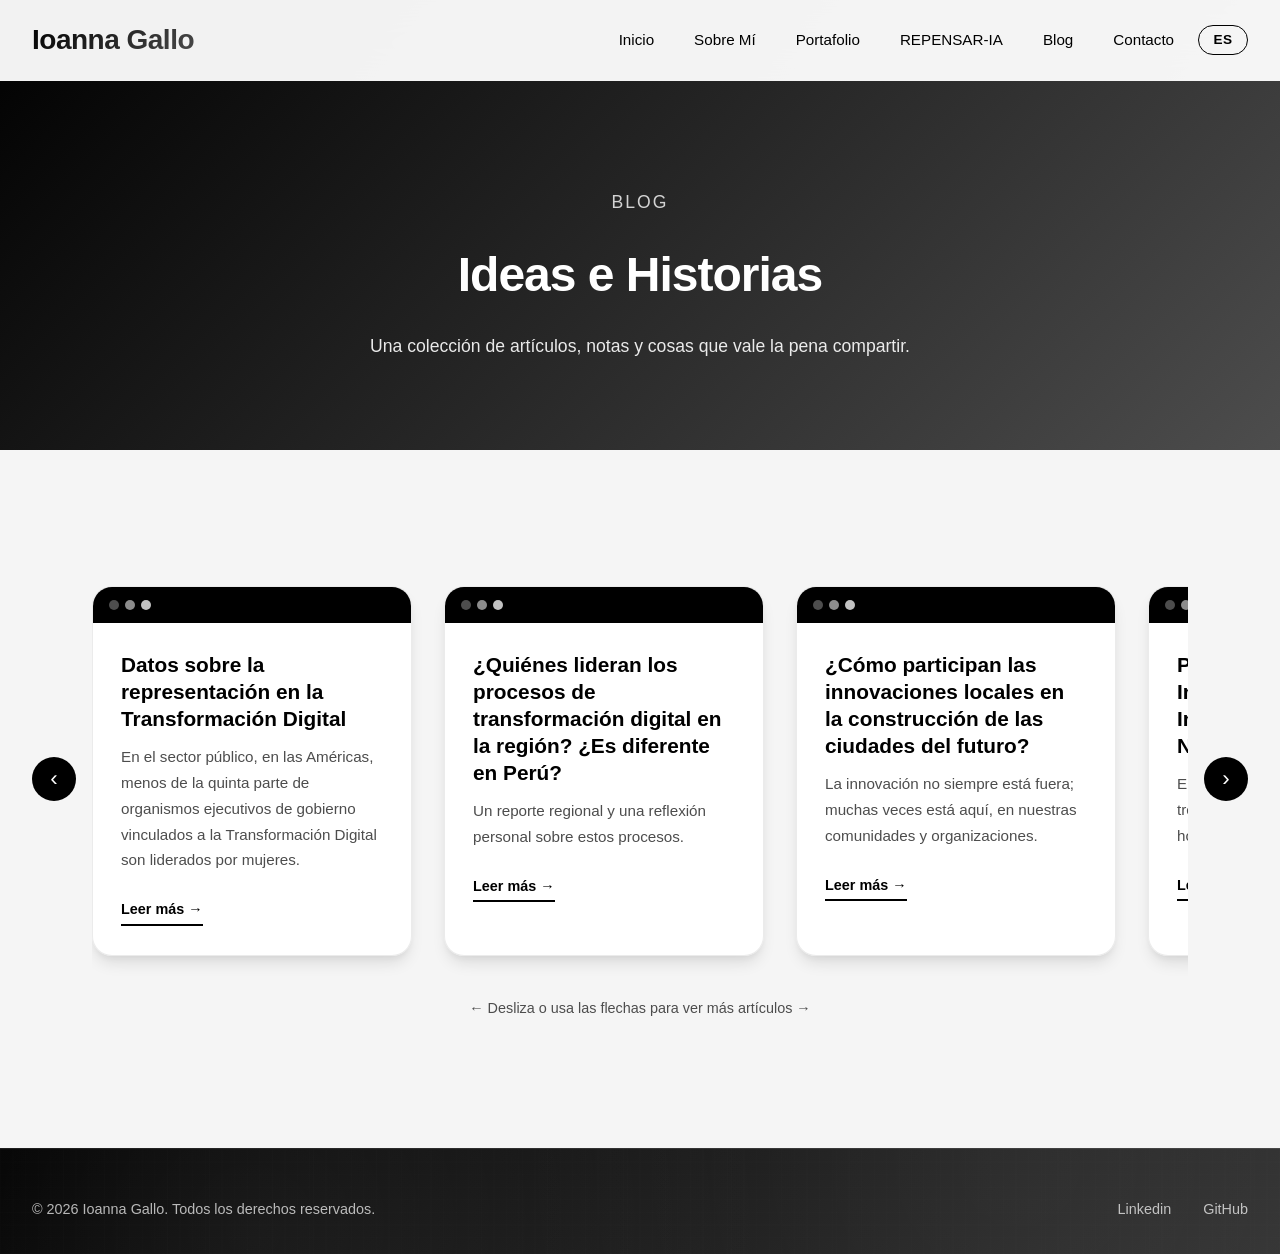
<file: blog.html>
<!DOCTYPE html>
<html lang="en">
<head>
    <meta charset="UTF-8">
    <meta name="viewport" content="width=device-width, initial-scale=1.0">
    <title>Blog</title>
    <link href="css.css" rel="stylesheet">
</head>
<body>
    <!-- Navigation -->
    <nav id="navbar">
        <div class="nav-container">
            <div class="logo">Ioanna Gallo</div>
            <div class="nav-right">
                <ul class="nav-links">
                    <li><a href="index.html#home" data-en="Home" data-es="Inicio">Home</a></li>
                    <li><a href="index.html#about" data-en="About" data-es="Sobre Mí">About</a></li>
                    <li><a href="index.html#portfolio" data-en="Portfolio" data-es="Portafolio">Portfolio</a></li>
                    <li><a href="proyecto_ia.html" data-en="REPENSAR-IA" data-es="REPENSAR-IA">REPENSAR-IA</a></li>
                    <li><a href="blog.html" data-en="Blog" data-es="Blog">Blog</a></li>
                    <li><a href="index.html#contact" data-en="Contact" data-es="Contacto">Contact</a></li>
                </ul>
                <button type="button" id="langToggle" class="lang-toggle" aria-label="Switch language">ES</button>
            </div>
            <div class="mobile-menu-toggle" id="mobileMenuToggle">
                <div class="hamburger"></div>
                <div class="hamburger"></div>
                <div class="hamburger"></div>
            </div>
        </div>
    </nav>

    <!-- Mobile Menu -->
    <div class="mobile-menu" id="mobileMenu">
        <ul class="mobile-nav-links">
            <li><a href="index.html#home" data-en="Home" data-es="Inicio">Home</a></li>
            <li><a href="index.html#about" data-en="About" data-es="Sobre Mí">About</a></li>
            <li><a href="index.html#portfolio" data-en="Portfolio" data-es="Portafolio">Portfolio</a></li>
            <li><a href="proyecto_ia.html" data-en="REPENSAR-IA" data-es="REPENSAR-IA">REPENSAR-IA</a></li>
            <li><a href="blog.html" data-en="Blog" data-es="Blog">Blog</a></li>
            <li><a href="index.html#contact" data-en="Contact" data-es="Contacto">Contact</a></li>
        </ul>
    </div>

    <!-- Page Header -->
    <header class="page-header">
        <div class="hero-content">
            <div class="hero-subtitle" data-en="Blog" data-es="Blog">Blog</div>
            <h1 class="page-header-title" data-en="Thoughts and Stories" data-es="Ideas e Historias">Thoughts and Stories</h1>
            <p class="page-header-text" data-en="A collection of articles, notes, and things worth sharing." data-es="Una colección de artículos, notas y cosas que vale la pena compartir.">A collection of articles, notes, and things worth sharing.</p>
        </div>
    </header>

    <!-- Blog Section -->
    <section id="blog" class="blog">
        <div class="container">
            <div class="blog-scroll-wrapper">
                <button type="button" class="blog-nav-btn blog-nav-prev" id="blogPrev" aria-label="Previous articles">&#8249;</button>

                <div class="blog-scroll" id="blogScroll">

                    <!-- Blog Card 1 -->
                    <article class="blog-card">
                        <div class="blog-card-window">
                            <span class="dot dot-red"></span>
                            <span class="dot dot-yellow"></span>
                            <span class="dot dot-green"></span>
                        </div>
                        <div class="blog-card-content">
                            <h3 data-en="Data on Representation in Digital Transformation" data-es="Datos sobre la representación en la Transformación Digital">Datos sobre la representación en la Transformación Digital</h3>
                            <p data-en="In the public sector across the Americas, fewer than one in five government executive bodies linked to digital transformation are led by women." data-es="En el sector público, en las Américas, menos de la quinta parte de organismos ejecutivos de gobierno vinculados a la Transformación Digital son liderados por mujeres.">En el sector público, en las Américas, menos de la quinta parte de organismos ejecutivos de gobierno vinculados a la Transformación Digital son liderados por mujeres.</p>
                            <div class="blog-card-links">
                                <a href="https://www.linkedin.com/feed/update/urn:li:activity:7499224317545627648/" target="_blank" rel="noopener" data-en="Read more →" data-es="Leer más →">Leer más →</a>
                            </div>
                        </div>
                    </article>

                    <!-- Blog Card 2 -->
                    <article class="blog-card">
                        <div class="blog-card-window">
                            <span class="dot dot-red"></span>
                            <span class="dot dot-yellow"></span>
                            <span class="dot dot-green"></span>
                        </div>
                        <div class="blog-card-content">
                            <h3 data-en="Who Leads Digital Transformation in the Region? Is Peru Different?" data-es="¿Quiénes lideran los procesos de transformación digital en la región? ¿Es diferente en Perú?">¿Quiénes lideran los procesos de transformación digital en la región? ¿Es diferente en Perú?</h3>
                            <p data-en="A regional report and a personal reflection on these processes." data-es="Un reporte regional y una reflexión personal sobre estos procesos.">Un reporte regional y una reflexión personal sobre estos procesos.</p>
                            <div class="blog-card-links">
                                <a href="https://www.linkedin.com/feed/update/urn:li:activity:7499095973558824962/" target="_blank" rel="noopener" data-en="Read more →" data-es="Leer más →">Leer más →</a>
                            </div>
                        </div>
                    </article>

                    <!-- Blog Card 3 -->
                    <article class="blog-card">
                        <div class="blog-card-window">
                            <span class="dot dot-red"></span>
                            <span class="dot dot-yellow"></span>
                            <span class="dot dot-green"></span>
                        </div>
                        <div class="blog-card-content">
                            <h3 data-en="How Do Local Innovations Shape the Cities of the Future?" data-es="¿Cómo participan las innovaciones locales en la construcción de las ciudades del futuro?">¿Cómo participan las innovaciones locales en la construcción de las ciudades del futuro?</h3>
                            <p data-en="Innovation isn't always out there; often it's right here, in our communities and organizations." data-es="La innovación no siempre está fuera; muchas veces está aquí, en nuestras comunidades y organizaciones.">La innovación no siempre está fuera; muchas veces está aquí, en nuestras comunidades y organizaciones.</p>
                            <div class="blog-card-links">
                                <a href="https://www.linkedin.com/feed/update/urn:li:activity:7473816484734025730/" target="_blank" rel="noopener" data-en="Read more →" data-es="Leer más →">Leer más →</a>
                            </div>
                        </div>
                    </article>

                    <!-- Blog Card 4 -->
                    <article class="blog-card">
                        <div class="blog-card-window">
                            <span class="dot dot-red"></span>
                            <span class="dot dot-yellow"></span>
                            <span class="dot dot-green"></span>
                        </div>
                        <div class="blog-card-content">
                            <h3 data-en="The UN's First Independent International Scientific Panel on AI" data-es="Primer Panel Científico Internacional Independiente sobre IA de Naciones Unidas">Primer Panel Científico Internacional Independiente sobre IA de Naciones Unidas</h3>
                            <p data-en="Among the 40 members, elected for a three-year term, there are 19 women and 21 men." data-es="Entre los 40 miembros, elegidos por tres años, tenemos 19 mujeres y 21 hombres.">Entre los 40 miembros, elegidos por tres años, tenemos 19 mujeres y 21 hombres.</p>
                            <div class="blog-card-links">
                                <a href="https://www.linkedin.com/posts/activity-7431818544620662784/" target="_blank" rel="noopener" data-en="Read more →" data-es="Leer más →">Leer más →</a>
                            </div>
                        </div>
                    </article>

                    <!-- Blog Card 5 -->
                    <article class="blog-card">
                        <div class="blog-card-window">
                            <span class="dot dot-red"></span>
                            <span class="dot dot-yellow"></span>
                            <span class="dot dot-green"></span>
                        </div>
                        <div class="blog-card-content">
                            <h3 data-en="Have You Heard of LatamGPT?" data-es="¿Ya supiste de LatamGPT?">¿Ya supiste de LatamGPT?</h3>
                            <p data-en="A brief look at the debate over whether this is the right initiative, or whether we remain users of technology rather than protagonists of it." data-es="Un breve repaso a la polémica sobre si se trata de una iniciativa acertada o si, en lugar de protagonistas, seguimos siendo usuarios de tecnología.">Un breve repaso a la polémica sobre si se trata de una iniciativa acertada o si, en lugar de protagonistas, seguimos siendo usuarios de tecnología.</p>
                            <div class="blog-card-links">
                                <a href="https://www.linkedin.com/posts/activity-7427852974120468480/" target="_blank" rel="noopener" data-en="Read more →" data-es="Leer más →">Leer más →</a>
                            </div>
                        </div>
                    </article>

                    <!-- Blog Card 6 -->
                    <article class="blog-card">
                        <div class="blog-card-window">
                            <span class="dot dot-red"></span>
                            <span class="dot dot-yellow"></span>
                            <span class="dot dot-green"></span>
                        </div>
                        <div class="blog-card-content">
                            <h3 data-en="If We Use AI and Our Brains to Their Full Potential, Will We Be More Productive and Resilient?" data-es="¿Si usamos la IA y los cerebros en su máximo potencial, seremos más productivos y resilientes?">¿Si usamos la IA y los cerebros en su máximo potencial, seremos más productivos y resilientes?</h3>
                            <p data-en="A reflection on AI, the future of work, and the quality of STEM brains or talent available in a country or region." data-es="Una reflexión sobre IA, el futuro del trabajo y la calidad de los cerebros o talento STEM con los que se cuenta en un país o región.">Una reflexión sobre IA, el futuro del trabajo y la calidad de los cerebros o talento STEM con los que se cuenta en un país o región.</p>
                            <div class="blog-card-links">
                                <a href="https://www.linkedin.com/posts/activity-7427035466547531776-O4T0/" target="_blank" rel="noopener" data-en="Read more →" data-es="Leer más →">Leer más →</a>
                            </div>
                        </div>
                    </article>

                </div>

                <button type="button" class="blog-nav-btn blog-nav-next" id="blogNext" aria-label="Next articles">&#8250;</button>
            </div>

            <p class="blog-hint" data-en="← Scroll or use the arrows to see more articles →" data-es="← Desliza o usa las flechas para ver más artículos →">← Scroll or use the arrows to see more articles →</p>
        </div>
    </section>

    <!-- Footer -->
    <footer class="footer">
        <div class="container">
            <div class="footer-content">
                <div class="footer-left">
                    <p data-en="© 2026 Ioanna Gallo. All rights reserved." data-es="© 2026 Ioanna Gallo. Todos los derechos reservados.">&copy; 2026 Ioanna Gallo. All rights reserved.</p>
                </div>
                <div class="footer-right">
                    <a href="https://www.linkedin.com/in/ioannagallo/" data-en="Linkedin" data-es="Linkedin">Linkedin</a>
                    <a href="#terms" data-en="GitHub" data-es="GitHub">GitHub</a>
                </div>
            </div>
        </div>
    </footer>
    <script>
        const mobileMenuToggle = document.getElementById('mobileMenuToggle');
        const mobileMenu = document.getElementById('mobileMenu');
        const mobileNavLinks = document.querySelectorAll('.mobile-nav-links a');

        mobileMenuToggle.addEventListener('click', () => {
            mobileMenuToggle.classList.toggle('active');
            mobileMenu.classList.toggle('active');
            document.body.style.overflow = mobileMenu.classList.contains('active') ? 'hidden' : 'auto';
        });

        mobileNavLinks.forEach(link => {
            link.addEventListener('click', () => {
                mobileMenuToggle.classList.remove('active');
                mobileMenu.classList.remove('active');
                document.body.style.overflow = 'auto';
            });
        });

        document.addEventListener('click', (e) => {
            if (!mobileMenuToggle.contains(e.target) && !mobileMenu.contains(e.target)) {
                mobileMenuToggle.classList.remove('active');
                mobileMenu.classList.remove('active');
                document.body.style.overflow = 'auto';
            }
        });

        window.addEventListener('scroll', () => {
            const navbar = document.getElementById('navbar');
            if (window.scrollY > 50) {
                navbar.classList.add('scrolled');
            } else {
                navbar.classList.remove('scrolled');
            }
        });

        // Horizontal blog scroll arrows
        const blogScroll = document.getElementById('blogScroll');
        const blogPrev = document.getElementById('blogPrev');
        const blogNext = document.getElementById('blogNext');
        const scrollAmount = 340;

        blogPrev.addEventListener('click', () => {
            blogScroll.scrollBy({ left: -scrollAmount, behavior: 'smooth' });
        });

        blogNext.addEventListener('click', () => {
            blogScroll.scrollBy({ left: scrollAmount, behavior: 'smooth' });
        });
    </script>
    <script src="i18n.js"></script>
</body>
</html>
</file>
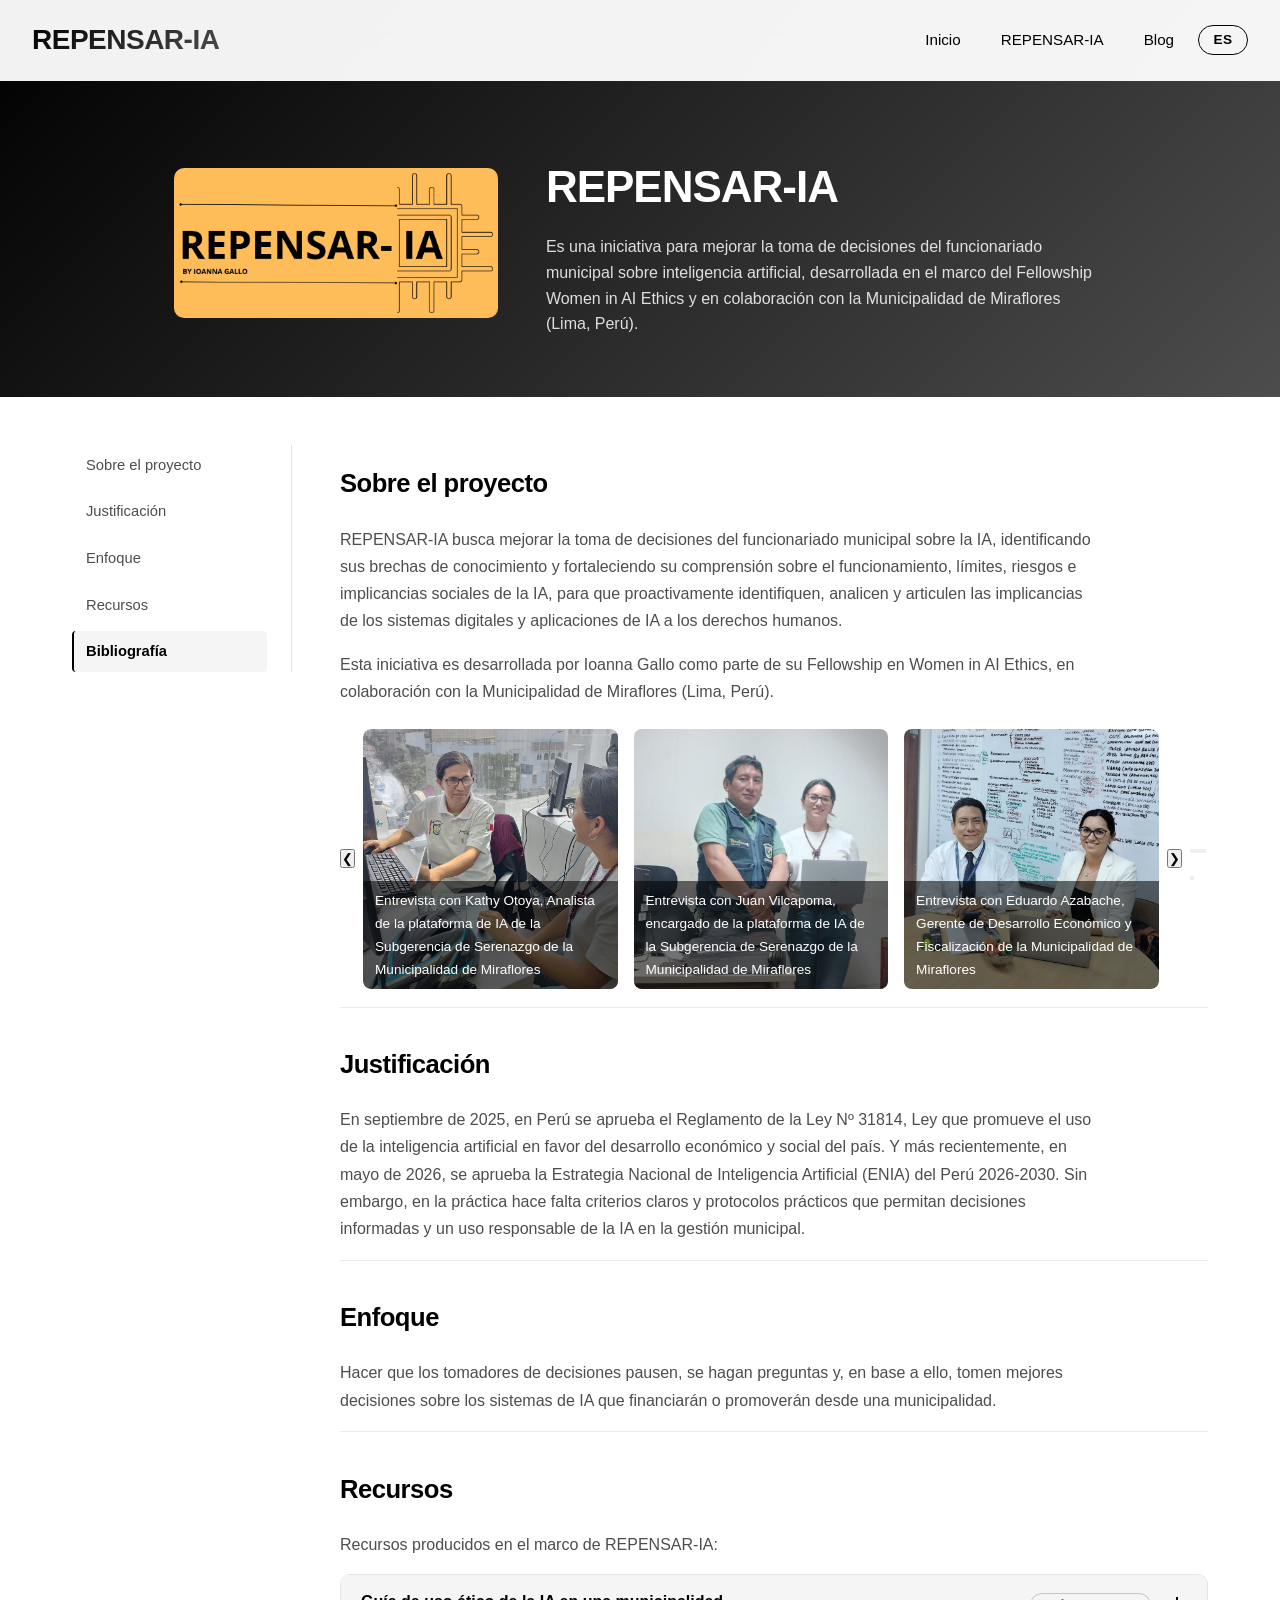
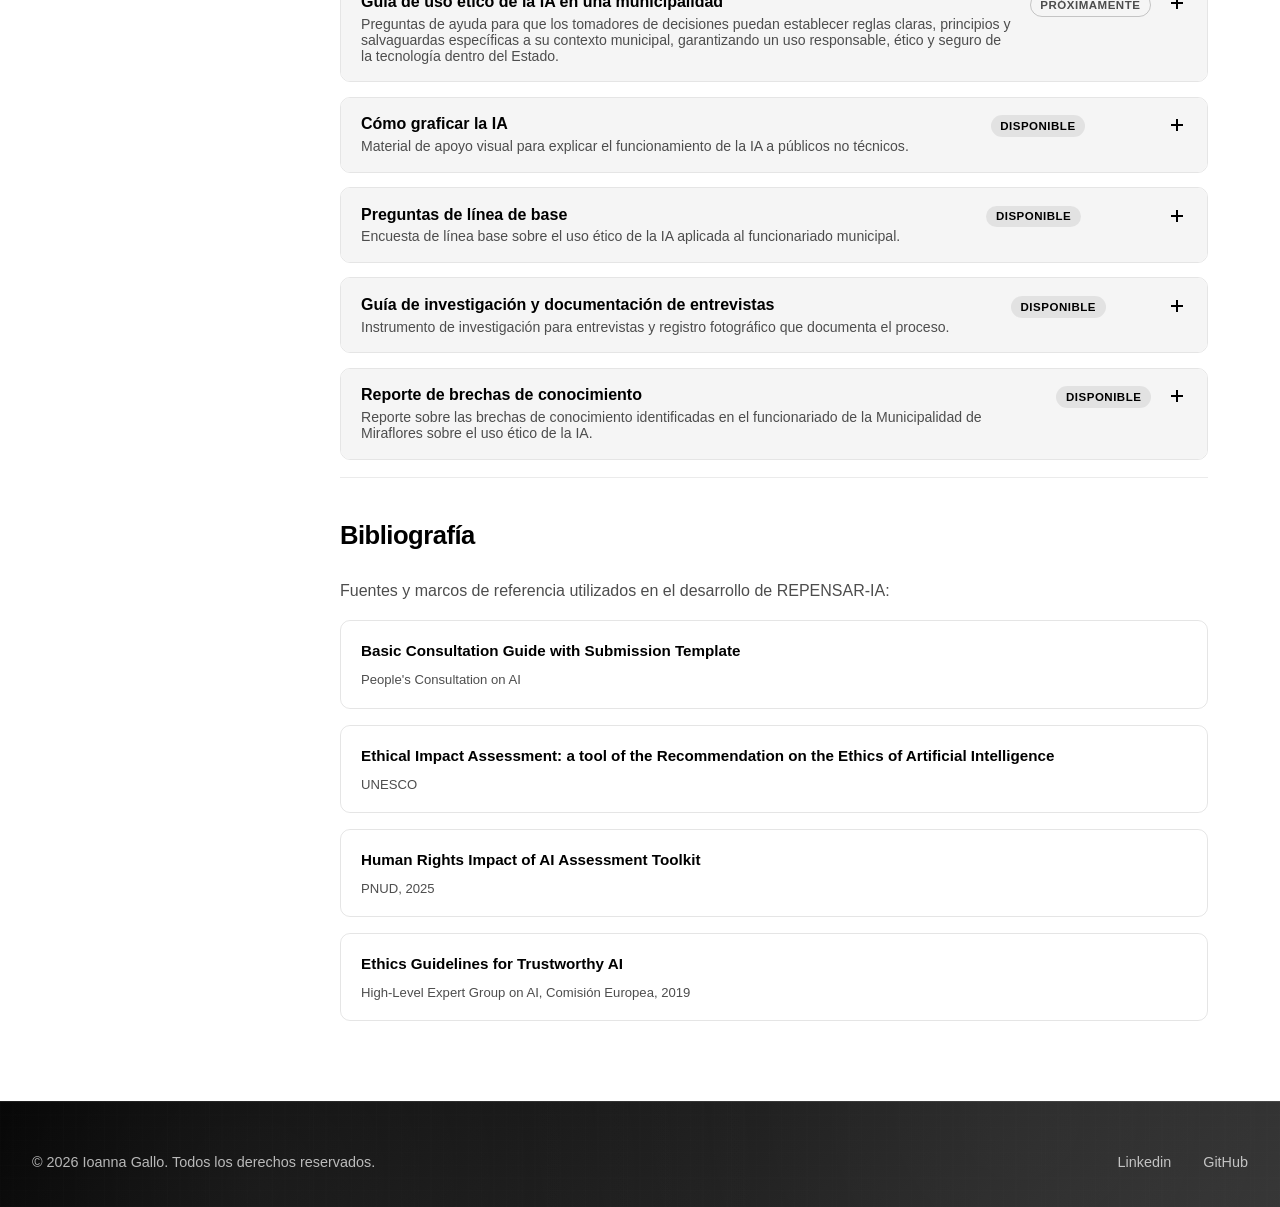
<file: proyecto_ia.html>
<!DOCTYPE html>
<html lang="en">
<head>
    <meta charset="UTF-8">
    <meta name="viewport" content="width=device-width, initial-scale=1.0">
    <title>Proyecto REPENSAR-IA</title>
    <link href="css.css" rel="stylesheet">
</head>
<body>
    <!-- Navigation -->
    <nav id="navbar">
        <div class="nav-container">
            <div class="logo">REPENSAR-IA</div>
            <div class="nav-right">
                <ul class="nav-links">
                    <li><a href="index.html#home" data-en="Home" data-es="Inicio">Home</a></li>
                    <li><a href="proyecto_ia.html" data-en="REPENSAR-IA" data-es="REPENSAR-IA">REPENSAR-IA</a></li>
                    <li><a href="blog.html" data-en="Blog" data-es="Blog">Blog</a></li>
                </ul>
                <button type="button" id="langToggle" class="lang-toggle" aria-label="Switch language">ES</button>
            </div>
            <div class="mobile-menu-toggle" id="mobileMenuToggle">
                <div class="hamburger"></div>
                <div class="hamburger"></div>
                <div class="hamburger"></div>
            </div>
        </div>
    </nav>

    <!-- Menú del celular -->
    <div class="mobile-menu" id="mobileMenu">
        <ul class="mobile-nav-links">
            <li><a href="index.html#home" data-en="Home" data-es="Inicio">Home</a></li>
            <li><a href="proyecto_ia.html" data-en="REPENSAR-IA" data-es="REPENSAR-IA">REPENSAR-IA</a></li>
            <li><a href="blog.html" data-en="Blog" data-es="Blog">Blog</a></li>
        </ul>
    </div>

    <!-- Page Header -->
    <header class="docs-page-header">
        <div class="docs-page-header-inner">
            <img src="images/repensaria-logo.png" alt="REPENSAR-IA" class="docs-logo">
            <div class="docs-page-header-text">
                <h1 class="docs-page-header-title">REPENSAR-IA</h1>
                <p class="docs-page-header-subtitle" data-en="An initiative to improve municipal officials' decision-making on artificial intelligence, developed as part of the Women in AI Ethics Fellowship in collaboration with the Municipality of Miraflores (Lima, Peru)." data-es="Es una iniciativa para mejorar la toma de decisiones del funcionariado municipal sobre inteligencia artificial, desarrollada en el marco del Fellowship Women in AI Ethics y en colaboración con la Municipalidad de Miraflores (Lima, Perú)."> Es una iniciativa para mejorar la toma de decisiones del funcionariado municipal sobre inteligencia artificial, desarrollada en el marco del Fellowship Women in AI Ethics y en colaboración con la Municipalidad de Miraflores (Lima, Perú).</p>
            </div>
        </div>
    </header>

    <!-- Menú principal -->
    <div class="docs-layout">
        <aside class="docs-sidebar">
            <ul class="docs-sidebar-nav">
                <li><a href="#sobre" data-en="About the project" data-es="Sobre el proyecto">Sobre el proyecto</a></li>
                <li><a href="#justificacion" data-en="Rationale" data-es="Justificación">Justificación</a></li>
                <li><a href="#enfoque" data-en="Approach" data-es="Enfoque">Enfoque</a></li>
                <li><a href="#recursos" data-en="Resources" data-es="Recursos">Recursos</a></li>
                <li><a href="#bibliografia" data-en="Bibliography" data-es="Bibliografía">Bibliografía</a></li>
            </ul>
        </aside>

        <main class="docs-content">
            <!-- Sobre el proyecto -->
            <section id="sobre" class="docs-section">
                <h2 class="docs-section-title" data-en="About the project" data-es="Sobre el proyecto">Sobre el proyecto</h2>
                <p data-en="REPENSAR-IA seeks to improve municipal officials' decision-making on AI by identifying their knowledge gaps and strengthening their understanding of how AI works, its limits, risks, and social implications — so they can proactively identify, analyze, and articulate the human rights implications of digital systems and AI applications." data-es="REPENSAR-IA busca mejorar la toma de decisiones del funcionariado municipal sobre la IA, identificando sus brechas de conocimiento y fortaleciendo su comprensión sobre el funcionamiento, límites, riesgos e implicancias sociales de la IA, para que proactivamente identifiquen, analicen y articulen las implicancias de los sistemas digitales y aplicaciones de IA a los derechos humanos.">REPENSAR-IA busca mejorar la toma de decisiones del funcionariado municipal sobre la IA, identificando sus brechas de conocimiento y fortaleciendo su comprensión sobre el funcionamiento, límites, riesgos e implicancias sociales de la IA, para que proactivamente identifiquen, analicen y articulen las implicancias de los sistemas digitales y aplicaciones de IA a los derechos humanos.</p>
                <p data-en="This initiative is developed by Ioanna Gallo as part of her Women in AI Ethics Fellowship, in collaboration with the Municipality of Miraflores (Lima, Peru)." data-es="Esta iniciativa es desarrollada por Ioanna Gallo como parte de su Fellowship en Women in AI Ethics, en colaboración con la Municipalidad de Miraflores (Lima, Perú).">Esta iniciativa es desarrollada por Ioanna Gallo como parte de su Fellowship en Women in AI Ethics, en colaboración con la Municipalidad de Miraflores (Lima, Perú).</p>
                <div class="gallery-carousel" id="galeriaCarousel">
                    <button type="button" class="carousel-btn carousel-prev" aria-label="Anterior">❮</button>
                    <div class="carousel-track-wrapper">
                        <div class="carousel-track">
                            <figure class="carousel-slide">
                                <img src="images/Ioa13.jpeg" alt="Entrevista con Kathy Otoya, Analista de la plataforma de IA de la Subgerencia de Serenazgo de la Municipalidad de Miraflores">
                                <figcaption data-en="Kathy Otoya, analyst at the Deputy Manager of the Municipal Security Services at Municipality of Miraflores" data-es="Entrevista con Kathy Otoya, Analista de la plataforma de IA de la Subgerencia de Serenazgo de la Municipalidad de Miraflores">Entrevista con Kathy Otoya, Analista de la plataforma de IA de la Subgerencia de Serenazgo de la Municipalidad de Miraflores</figcaption>
                            </figure>
                            <figure class="carousel-slide">
                                <img src="images/Ioa14.jpeg" alt="Entrevista con Juan Vilcapoma, encargado de la plataforma de IA de la Subgerencia de Serenazgo de la Municipalidad de Miraflores">
                                <figcaption data-en="Juan Vilcapoma, mandated official of the IA platform at the Deputy Manager of the Municipal Security Services at Municipality of Miraflores" data-es="Entrevista con Juan Vilcapoma, encargado de la plataforma de IA de la Subgerencia de Serenazgo de la Municipalidad de Miraflores">Entrevista con Juan Vilcapoma, encargado de la plataforma de IA de la Subgerencia de Serenazgo de la Municipalidad de Miraflores</figcaption>
                            </figure>
                            <figure class="carousel-slide">
                                <img src="images/Ioa15.jpeg" alt="Entrevista con Eduardo Azabache, Gerente de Desarrollo Económico y Fiscalización de la Municipalidad de Miraflores">
                                <figcaption data-en="Eduardo Azabache, Economic Development Manager at Municipality of Miraflores" data-es="Entrevista con Eduardo Azabache, Gerente de Desarrollo Económico y Fiscalización de la Municipalidad de Miraflores">Entrevista con Eduardo Azabache, Gerente de Desarrollo Económico y Fiscalización de la Municipalidad de Miraflores</figcaption>
                            </figure>
                            <figure class="carousel-slide">
                                <img src="images/Ioa16.jpeg" alt="Entrevista con Sandra Boza, Gerente de Participación Vecinal de la Municipalidad de Miraflores">
                                <figcaption data-en="Sandra Boza, Neighborhood Participation Manager at Municipality of Miraflores" data-es="Entrevista con Sandra Boza, Gerente de Participación Vecinal de la Municipalidad de Miraflores">Entrevista con Sandra Boza, Gerente de Participación Vecinal de la Municipalidad de Miraflores</figcaption>
                            </figure>
                            <figure class="carousel-slide">
                                <img src="images/Ioa17.jpeg" alt="Juan Vilcapoma, encargado de la plataforma de IA frente a las cámaras de seguridad de la Municipalidad de Miraflores">
                                <figcaption data-en="Juan Vilcapoma, head of the AI platform for the Miraflores Municipality's security cameras" data-es="Juan Vilcapoma, encargado de la plataforma de IA frente a las cámaras de seguridad de la Municipalidad de Miraflores">Juan Vilcapoma, encargado de la plataforma de IA frente a las cámaras de seguridad de la Municipalidad de Miraflores</figcaption>
                            </figure>
                            <figure class="carousel-slide">
                                <img src="images/Ioa18.jpeg" alt="Entrevista con Ronald Chumpitaz, Comunicador del Hub de Innovación de la Gerencia de Desarrollo Económico y Fiscalización de la Municipalidad de Miraflores">
                                <figcaption data-en="Interview with Ronald Chumpitaz, Communications Specialist at the Innovation Hub of the Economic Development and Oversight Department of the Municipality of Miraflores" data-es="Entrevista con Ronald Chumpitaz, Comunicador del Hub de Innovación de la Gerencia de Desarrollo Económico y Fiscalización de la Municipalidad de Miraflores">Entrevista con Ronald Chumpitaz, Comunicador del Hub de Innovación de la Gerencia de Desarrollo Económico y Fiscalización de la Municipalidad de Miraflores</figcaption>
                            </figure>
                            <figure class="carousel-slide">
                                <img src="images/Ioa19.jpeg" alt="Entrevista con Paul Bruce, Director del Hub de Innovación de la Gerencia de Desarrollo Económico y Fiscalización de la Municipalidad de Miraflores">
                                <figcaption data-en="Interview with Paul Bruce, Director of the Innovation Hub at the Department of Economic Development and Oversight of the Municipality of Miraflores" data-es="Entrevista con Paul Bruce, Director del Hub de Innovación de la Gerencia de Desarrollo Económico y Fiscalización de la Municipalidad de Miraflores">Entrevista con Paul Bruce, Director del Hub de Innovación de la Gerencia de Desarrollo Económico y Fiscalización de la Municipalidad de Miraflores</figcaption>
                            </figure>
                        </div>
                    </div>
                    <button type="button" class="carousel-btn carousel-next" aria-label="Siguiente">❯</button>
                    <div class="carousel-dots"></div>
                </div>
            </section>

            <!-- Justificación -->
            <section id="justificacion" class="docs-section">
                <h2 class="docs-section-title" data-en="Rationale" data-es="Justificación">Justificación</h2>
                <p data-en="In September 2025, Peru approved the Regulations of Law No. 31814, the law that promotes the use of artificial intelligence for the country's economic and social development. More recently, in May 2026, Peru approved its National Artificial Intelligence Strategy (ENIA) 2026-2030. In practice, however, clear criteria and practical protocols are still missing to enable informed decisions and a responsible use of AI in municipal management." data-es="En septiembre de 2025, en Perú se aprueba el Reglamento de la Ley Nº 31814, Ley que promueve el uso de la inteligencia artificial en favor del desarrollo económico y social del país. Y más recientemente, en mayo de 2026, se aprueba la Estrategia Nacional de Inteligencia Artificial (ENIA) del Perú 2026-2030. Sin embargo, en la práctica hace falta criterios claros y protocolos prácticos que permitan decisiones informadas y un uso responsable de la IA en la gestión municipal.">En septiembre de 2025, en Perú se aprueba el Reglamento de la Ley Nº 31814, Ley que promueve el uso de la inteligencia artificial en favor del desarrollo económico y social del país. Y más recientemente, en mayo de 2026, se aprueba la Estrategia Nacional de Inteligencia Artificial (ENIA) del Perú 2026-2030. Sin embargo, en la práctica hace falta criterios claros y protocolos prácticos que permitan decisiones informadas y un uso responsable de la IA en la gestión municipal.</p>
            </section>

            <!-- Enfoque -->
            <section id="enfoque" class="docs-section">
                <h2 class="docs-section-title" data-en="Approach" data-es="Enfoque">Enfoque</h2>
                <p data-en="Getting decision-makers to pause, ask questions, and use those answers to make better decisions about the AI systems a municipality funds or promotes." data-es="Hacer que los tomadores de decisiones pausen, se hagan preguntas y, en base a ello, tomen mejores decisiones sobre los sistemas de IA que financiarán o promoverán desde una municipalidad.">Hacer que los tomadores de decisiones pausen, se hagan preguntas y, en base a ello, tomen mejores decisiones sobre los sistemas de IA que financiarán o promoverán desde una municipalidad.</p>
            </section>

            <!-- Recursos -->
            <section id="recursos" class="docs-section">
                <h2 class="docs-section-title" data-en="Resources" data-es="Recursos">Recursos</h2>
                <p data-en="Resources produced as part of REPENSAR-IA:" data-es="Recursos producidos en el marco de REPENSAR-IA:">Recursos producidos en el marco de REPENSAR-IA:</p>

                <div class="resource-list">
                    <!-- Recurso 1 - Pendiente -->
                    <div class="resource-card">
                        <button type="button" class="resource-header" data-toggle>
                            <div class="resource-header-text">
                                <h3 data-en="Guide to the ethical use of AI in a municipality" data-es="Guía de uso ético de la IA en una municipalidad">Guía de uso ético de la IA en una municipalidad</h3>
                                <p data-en="Guiding questions to help decision-makers set clear rules, principles, and context-specific safeguards for a municipality, ensuring a responsible, ethical, and safe use of technology within the State." data-es="Preguntas de ayuda para que los tomadores de decisiones puedan establecer reglas claras, principios y salvaguardas específicas a su contexto municipal, garantizando un uso responsable, ético y seguro de la tecnología dentro del Estado.">Preguntas de ayuda para que los tomadores de decisiones puedan establecer reglas claras, principios y salvaguardas específicas a su contexto municipal, garantizando un uso responsable, ético y seguro de la tecnología dentro del Estado.</p>
                            </div>
                            <span class="resource-status pending" data-en="Coming soon" data-es="Próximamente">Próximamente</span>
                            <span class="resource-toggle-icon" aria-hidden="true"></span>
                        </button>
                        <div class="resource-body">
                            <div class="resource-body-inner">
                                <p class="resource-pending-note" data-en="This resource is in preparation and will be published on this page soon." data-es="Este recurso está en preparación y se publicará próximamente en esta página.">Este recurso está en preparación y se publicará próximamente en esta página.</p>
                            </div>
                        </div>
                    </div>

                    <!-- Resource 2 - Pendiente -->
                    <div class="resource-card">
                        <button type="button" class="resource-header" data-toggle>
                            <div class="resource-header-text">
                                <h3 data-en="How to visualize AI" data-es="Cómo graficar la IA">Cómo graficar la IA</h3>
                                <p data-en="Visual support material to help explain how AI works to non-technical audiences." data-es="Material de apoyo visual para explicar el funcionamiento de la IA a públicos no técnicos.">Material de apoyo visual para explicar el funcionamiento de la IA a públicos no técnicos.</p>
                            </div>
                            <span class="resource-status available" data-en="Available" data-es="Disponible">Disponible</span>
                            <span class="resource-toggle-icon" aria-hidden="true"></span>
                        </button>
                        <div class="resource-body">
                            <div class="resource-body-inner">
                               <a class="resource-pending-note" href="https://www.linkedin.com/feed/update/urn:li:activity:7485746926806667264/" target="_blank" rel="noopener" data-en="Clic here to see the resource." data-es="Haz clic aquí para ver el recurso."> Haz clic aquí para ver el recurso.</a>
                            </div>
                        </div>
                    </div>

                    <!-- Resource 3 - Disponible -->
                    <div class="resource-card">
                        <button type="button" class="resource-header" data-toggle>
                            <div class="resource-header-text">
                                <h3 data-en="Baseline questions" data-es="Preguntas de línea de base">Preguntas de línea de base</h3>
                                <p data-en="Baseline survey on the ethical use of AI applied to municipal officials." data-es="Encuesta de línea base sobre el uso ético de la IA aplicada al funcionariado municipal.">Encuesta de línea base sobre el uso ético de la IA aplicada al funcionariado municipal.</p>
                            </div>
                            <span class="resource-status available" data-en="Available" data-es="Disponible">Disponible</span>
                            <span class="resource-toggle-icon" aria-hidden="true"></span>
                        </button>
                        <div class="resource-body">
                            <div class="resource-body-inner">
                                <div class="resource-file">
                                    <div class="resource-file-label">
                                        <span data-en="Baseline survey (PDF)" data-es="Encuesta de línea base (PDF)">Encuesta de línea base (PDF)</span>
                                        <a href="docs/encuesta-linea-base.pdf" target="_blank" rel="noopener" data-en="Open in new tab" data-es="Abrir en pestaña nueva">Abrir en pestaña nueva</a>
                                    </div>
                                    <iframe class="pdf-frame" src="docs/encuesta-linea-base.pdf" title="Encuesta de línea base - REPENSAR-IA"></iframe>
                                </div>
                            </div>
                        </div>
                    </div>

                    <!-- Resource 4 - available -->
                    <div class="resource-card">
                        <button type="button" class="resource-header" data-toggle>
                            <div class="resource-header-text">
                                <h3 data-en="Research guide and interview documentation" data-es="Guía de investigación y documentación de entrevistas">Guía de investigación y documentación de entrevistas</h3>
                                <p data-en="Research instrument used for interviews, plus a photographic record documenting the process." data-es="Instrumento de investigación para entrevistas y registro fotográfico que documenta el proceso.">Instrumento de investigación para entrevistas y registro fotográfico que documenta el proceso.</p>
                            </div>
                            <span class="resource-status available" data-en="Available" data-es="Disponible">Disponible</span>
                            <span class="resource-toggle-icon" aria-hidden="true"></span>
                        </button>
                        <div class="resource-body">
                            <div class="resource-body-inner">
                                <div class="resource-file">
                                    <div class="resource-file-label">
                                        <span data-en="Research guide (PDF)" data-es="Guía de investigación (PDF)">Guía de investigación (PDF)</span>
                                        <a href="docs/guia-investigacion.pdf" target="_blank" rel="noopener" data-en="Open in new tab" data-es="Abrir en pestaña nueva">Abrir en pestaña nueva</a>
                                    </div>
                                    <iframe class="pdf-frame" src="docs/guia-investigacion.pdf" title="Guía de investigación - REPENSAR-IA"></iframe>
                                </div>
                                <div class="resource-file">
                                    <div class="resource-file-label">
                                        <span data-en="Interview documentation (PDF)" data-es="Documentación de entrevistas (PDF)">Documentación de entrevistas (PDF)</span>
                                        <a href="docs/documentacion-entrevistas.pdf" target="_blank" rel="noopener" data-en="Open in new tab" data-es="Abrir en pestaña nueva">Abrir en pestaña nueva</a>
                                    </div>
                                    <iframe class="pdf-frame" src="docs/documentacion-entrevistas.pdf" title="Documentación de entrevistas - REPENSAR-IA"></iframe>
                                </div>
                            </div>
                        </div>
                    </div>

                    <!-- Resource 5 - Disponible -->
                    <div class="resource-card">
                        <button type="button" class="resource-header" data-toggle>
                            <div class="resource-header-text">
                                <h3 data-en="Knowledge gaps report" data-es="Reporte de brechas de conocimiento">Reporte de brechas de conocimiento</h3>
                                <p data-en="Report on the knowledge gaps identified among officials of the Municipality of Miraflores regarding the ethical use of AI." data-es="Reporte sobre las brechas de conocimiento identificadas en el funcionariado de la Municipalidad de Miraflores sobre el uso ético de la IA.">Reporte sobre las brechas de conocimiento identificadas en el funcionariado de la Municipalidad de Miraflores sobre el uso ético de la IA.</p>
                            </div>
                            <span class="resource-status available" data-en="Available" data-es="Disponible">Disponible</span>
                            <span class="resource-toggle-icon" aria-hidden="true"></span>
                        </button>
                        <div class="resource-body">
                            <div class="resource-body-inner">
                                <a class="resource-pending-note" href="https://ioannagallo.github.io/lineabase_repensar-ia/" target="_blank" rel="noopener" data-en="Clic here to see the resource." data-es="Haz clic aquí para ver el recurso."> Haz clic aquí para ver el recurso.</a>
                            </div>
                        </div>
                    </div>
                </div>
            </section>

            <!-- Bibliografía -->
            <section id="bibliografia" class="docs-section">
                <h2 class="docs-section-title" data-en="Bibliography" data-es="Bibliografía">Bibliografía</h2>
                <p data-en="Sources and reference frameworks used in developing REPENSAR-IA:" data-es="Fuentes y marcos de referencia utilizados en el desarrollo de REPENSAR-IA:">Fuentes y marcos de referencia utilizados en el desarrollo de REPENSAR-IA:</p>

                <ul class="biblio-list">
                    <li>
                        <a href="https://www.peoplesaiconsultation.ca/basic-consultation-guide-with-submission-template/" target="_blank" rel="noopener">Basic Consultation Guide with Submission Template</a>
                        <span class="biblio-source">People's Consultation on AI</span>
                    </li>
                    <li>
                        <a href="https://unesdoc.unesco.org/ark:/48223/pf0000386276" target="_blank" rel="noopener">Ethical Impact Assessment: a tool of the Recommendation on the Ethics of Artificial Intelligence</a>
                        <span class="biblio-source">UNESCO</span>
                    </li>
                    <li>
                        <a href="https://www.undp.org/eurasia/publications/human-rights-impact-ai-assessment-toolkit" target="_blank" rel="noopener">Human Rights Impact of AI Assessment Toolkit</a>
                        <span class="biblio-source" data-en="UNDP, 2025" data-es="PNUD, 2025">PNUD, 2025</span>
                    </li>
                    <li>
                        <a href="https://digital-strategy.ec.europa.eu/en/library/ethics-guidelines-trustworthy-ai" target="_blank" rel="noopener">Ethics Guidelines for Trustworthy AI</a>
                        <span class="biblio-source" data-en="High-Level Expert Group on AI, European Commission, 2019" data-es="High-Level Expert Group on AI, Comisión Europea, 2019">High-Level Expert Group on AI, Comisión Europea, 2019</span>
                    </li>
                </ul>
            </section>
        </main>
    </div>

    <!-- Footer -->
    <footer class="footer">
        <div class="container">
            <div class="footer-content">
                <div class="footer-left">
                    <p data-en="© 2026 Ioanna Gallo. All rights reserved." data-es="© 2026 Ioanna Gallo. Todos los derechos reservados.">&copy; 2026 Ioanna Gallo. All rights reserved.</p>
                </div>
                <div class="footer-right">
                    <a href="https://www.linkedin.com/in/ioannagallo/" data-en="Linkedin" data-es="Linkedin">Linkedin</a>
                    <a href="#terms" data-en="GitHub" data-es="GitHub">GitHub</a>
                </div>
            </div>
        </div>
    </footer>

    <script>
        const mobileMenuToggle = document.getElementById('mobileMenuToggle');
        const mobileMenu = document.getElementById('mobileMenu');
        const mobileNavLinks = document.querySelectorAll('.mobile-nav-links a');

        mobileMenuToggle.addEventListener('click', () => {
            mobileMenuToggle.classList.toggle('active');
            mobileMenu.classList.toggle('active');
            document.body.style.overflow = mobileMenu.classList.contains('active') ? 'hidden' : 'auto';
        });

        mobileNavLinks.forEach(link => {
            link.addEventListener('click', () => {
                mobileMenuToggle.classList.remove('active');
                mobileMenu.classList.remove('active');
                document.body.style.overflow = 'auto';
            });
        });

        document.addEventListener('click', (e) => {
            if (!mobileMenuToggle.contains(e.target) && !mobileMenu.contains(e.target)) {
                mobileMenuToggle.classList.remove('active');
                mobileMenu.classList.remove('active');
                document.body.style.overflow = 'auto';
            }
        });

        window.addEventListener('scroll', () => {
            const navbar = document.getElementById('navbar');
            if (window.scrollY > 50) {
                navbar.classList.add('scrolled');
            } else {
                navbar.classList.remove('scrolled');
            }
        });

        // Resource accordions
        document.querySelectorAll('.resource-header').forEach((header) => {
            header.addEventListener('click', () => {
                header.closest('.resource-card').classList.toggle('open');
            });
        });

        // Sidebar scrollspy
        const sidebarLinks = document.querySelectorAll('.docs-sidebar-nav a');
        const docsSections = document.querySelectorAll('.docs-section');

        const setActiveLink = (id) => {
            sidebarLinks.forEach((link) => {
                link.classList.toggle('active', link.getAttribute('href') === `#${id}`);
            });
        };

        const sectionObserver = new IntersectionObserver((entries) => {
            const visible = entries.filter((entry) => entry.isIntersecting);
            if (visible.length > 0) {
                setActiveLink(visible[0].target.id);
            }
        }, { rootMargin: '-110px 0px -70% 0px', threshold: 0 });

        docsSections.forEach((section) => sectionObserver.observe(section));
    </script>
    <script src="i18n.js"></script>
</body>
</html>
</file>
<file: css.css>
/*

TemplateMo 593 personal shape

https://templatemo.com/tm-593-personal-shape

*/

@charset "utf-8";
/* CSS Document */

        * {
            margin: 0;
            padding: 0;
            box-sizing: border-box;
        }

        /* Footer */
        .footer {
            background: linear-gradient(135deg, #000000 0%, #1a1a1a 50%, #333333 100%);
            color: var(--text-light);
            padding: 3rem 0 2rem;
            border-top: 1px solid rgba(255, 255, 255, 0.1);
            position: relative;
            overflow: hidden;
        }

        .footer::before {
            content: '';
            position: absolute;
            top: 0;
            left: 0;
            right: 0;
            bottom: 0;
            background: url('data:image/svg+xml,<svg xmlns="http://www.w3.org/2000/svg" viewBox="0 0 100 100"><defs><pattern id="footer-grid" width="12" height="12" patternUnits="userSpaceOnUse"><path d="M 12 0 L 0 0 0 12" fill="none" stroke="rgba(255,255,255,0.05)" stroke-width="0.5"/></pattern></defs><rect width="100" height="100" fill="url(%23footer-grid)"/></svg>');
            opacity: 0.4;
        }

        .footer::after {
            content: '';
            position: absolute;
            top: 0;
            left: 0;
            right: 0;
            bottom: 0;
            background: radial-gradient(circle at 20% 80%, rgba(255, 255, 255, 0.06) 0%, transparent 50%),
                        radial-gradient(circle at 80% 20%, rgba(255, 255, 255, 0.04) 0%, transparent 50%);
        }

        .footer-content {
            display: flex;
            justify-content: space-between;
            align-items: center;
            flex-wrap: wrap;
            gap: 1rem;
            position: relative;
            z-index: 2;
        }

        .footer-left p {
            color: rgba(255, 255, 255, 0.7);
            font-size: 0.9rem;
            margin: 0;
        }

        .footer-right {
            display: flex;
            gap: 2rem;
            flex-wrap: wrap;
        }

        .footer-right a {
            color: rgba(255, 255, 255, 0.7);
            text-decoration: none;
            font-size: 0.9rem;
            transition: all 0.3s ease;
            position: relative;
        }

        .footer-right a:hover {
            color: var(--text-light);
            transform: translateY(-1px);
        }

        .footer-right a::after {
            content: '';
            position: absolute;
            width: 0;
            height: 1px;
            bottom: -3px;
            left: 0;
            background: var(--primary-color);
            transition: width 0.3s ease;
        }

        .footer-right a:hover::after {
            width: 100%;
        }

        /* Footer Mobile Responsiveness */
        @media (max-width: 768px) {
            .footer-content {
                flex-direction: column;
                text-align: center;
                gap: 1.5rem;
            }

            .footer-right {
                justify-content: center;
                gap: 1.5rem;
            }

            .footer-right a {
                font-size: 0.85rem;
            }
        }

        @media (max-width: 480px) {
            .footer-right {
                flex-direction: column;
                gap: 1rem;
            }
        }

        :root {
            --primary-color: #000000;
            --secondary-color: #1a1a1a;
            --accent-color: #333333;
            --accent-pink: #4d4d4d;
            --accent-cyan: #666666;
            --text-primary: #000000;
            --text-secondary: #4d4d4d;
            --text-light: #ffffff;
            --bg-primary: #ffffff;
            --bg-secondary: #f5f5f5;
            --bg-dark: #000000;
            --bg-card: rgba(255, 255, 255, 0.95);
            --gradient-primary: linear-gradient(135deg, #000000 0%, #333333 100%);
            --gradient-secondary: linear-gradient(135deg, #1a1a1a 0%, #4d4d4d 100%);
            --gradient-tertiary: linear-gradient(135deg, #333333 0%, #666666 100%);
            --gradient-elegant: linear-gradient(135deg, #000000 0%, #262626 50%, #4d4d4d 100%);
            --shadow-sm: 0 1px 2px 0 rgba(0, 0, 0, 0.05);
            --shadow-md: 0 4px 6px -1px rgba(0, 0, 0, 0.1), 0 2px 4px -1px rgba(0, 0, 0, 0.06);
            --shadow-lg: 0 10px 15px -3px rgba(0, 0, 0, 0.1), 0 4px 6px -2px rgba(0, 0, 0, 0.05);
            --shadow-xl: 0 20px 25px -5px rgba(0, 0, 0, 0.1), 0 10px 10px -5px rgba(0, 0, 0, 0.04);
            --shadow-2xl: 0 25px 50px -12px rgba(0, 0, 0, 0.25);
            --glass: rgba(255, 255, 255, 0.15);
            --glass-border: rgba(255, 255, 255, 0.2);
        }

        body {
            font-family: Arial, 'Helvetica Neue', Helvetica, sans-serif;
            line-height: 1.7;
            color: var(--text-primary);
            scroll-behavior: smooth;
            overflow-x: hidden;
            background: var(--bg-primary);
        }

        /* Navigation */
        nav {
            position: fixed;
            top: 0;
            width: 100%;
            background: rgba(255, 255, 255, 0.95);
            backdrop-filter: blur(20px);
            z-index: 1000;
            padding: 1rem 0;
            transition: all 0.4s cubic-bezier(0.4, 0, 0.2, 1);
            border-bottom: 1px solid rgba(255, 255, 255, 0.1);
        }

        nav.scrolled {
            background: rgba(255, 255, 255, 0.98);
            box-shadow: var(--shadow-lg);
            padding: 0.75rem 0;
        }

        .nav-container {
            max-width: 1400px;
            margin: 0 auto;
            padding: 0 2rem;
            display: flex;
            justify-content: space-between;
            align-items: center;
        }

        .logo {
            font-family: Arial, 'Helvetica Neue', Helvetica, sans-serif;
            font-size: 1.75rem;
            font-weight: 700;
            background: var(--gradient-elegant);
            -webkit-background-clip: text;
            background-clip: text;
            -webkit-text-fill-color: transparent;
            letter-spacing: -0.5px;
        }

        .nav-right {
            display: flex;
            align-items: center;
            gap: 1.5rem;
        }

        .nav-links {
            display: flex;
            list-style: none;
            gap: 2.5rem;
            align-items: center;
        }

        .lang-toggle {
            background: transparent;
            border: 1.5px solid var(--text-primary);
            color: var(--text-primary);
            border-radius: 20px;
            padding: 0.4rem 0.9rem;
            font-family: Arial, 'Helvetica Neue', Helvetica, sans-serif;
            font-size: 0.85rem;
            font-weight: 700;
            letter-spacing: 0.5px;
            cursor: pointer;
            transition: all 0.3s ease;
        }

        .lang-toggle:hover {
            background: var(--text-primary);
            color: var(--text-light);
        }

        .nav-links a {
            text-decoration: none;
            color: var(--text-primary);
            font-weight: 500;
            font-size: 0.95rem;
            transition: all 0.3s cubic-bezier(0.4, 0, 0.2, 1);
            position: relative;
            padding: 0.5rem 0;
        }

        .nav-links a:hover {
            color: var(--primary-color);
            transform: translateY(-1px);
        }

        .nav-links a::after {
            content: '';
            position: absolute;
            width: 0;
            height: 2px;
            bottom: 0;
            left: 50%;
            background: var(--gradient-primary);
            transition: all 0.3s cubic-bezier(0.4, 0, 0.2, 1);
            transform: translateX(-50%);
            border-radius: 1px;
        }

        .nav-links a:hover::after {
            width: 100%;
        }

        /* Mobile Menu */
        .mobile-menu-toggle {
            display: none;
            flex-direction: column;
            cursor: pointer;
            padding: 0.5rem;
            z-index: 1001;
        }

        .hamburger {
            width: 25px;
            height: 3px;
            background: var(--text-primary);
            margin: 3px 0;
            transition: all 0.3s ease;
            border-radius: 1px;
        }

        .mobile-menu-toggle.active .hamburger:nth-child(1) {
            transform: rotate(-45deg) translate(-5px, 6px);
        }

        .mobile-menu-toggle.active .hamburger:nth-child(2) {
            opacity: 0;
        }

        .mobile-menu-toggle.active .hamburger:nth-child(3) {
            transform: rotate(45deg) translate(-5px, -6px);
        }

        .mobile-menu {
            position: fixed;
            top: 0;
            right: -100%;
            width: 100%;
            height: 100vh;
            background: rgba(0, 0, 0, 0.98);
            backdrop-filter: blur(20px);
            display: flex;
            flex-direction: column;
            justify-content: center;
            align-items: center;
            transition: right 0.4s cubic-bezier(0.4, 0, 0.2, 1);
            z-index: 999;
        }

        .mobile-menu.active {
            right: 0;
        }

        .mobile-nav-links {
            list-style: none;
            text-align: center;
        }

        .mobile-nav-links li {
            margin: 2rem 0;
            opacity: 0;
            transform: translateY(30px);
            transition: all 0.4s cubic-bezier(0.4, 0, 0.2, 1);
        }

        .mobile-menu.active .mobile-nav-links li {
            opacity: 1;
            transform: translateY(0);
        }

        .mobile-menu.active .mobile-nav-links li:nth-child(1) { transition-delay: 0.1s; }
        .mobile-menu.active .mobile-nav-links li:nth-child(2) { transition-delay: 0.2s; }
        .mobile-menu.active .mobile-nav-links li:nth-child(3) { transition-delay: 0.3s; }
        .mobile-menu.active .mobile-nav-links li:nth-child(4) { transition-delay: 0.4s; }

        .mobile-nav-links a {
            font-family: Arial, 'Helvetica Neue', Helvetica, sans-serif;
            font-size: 2.5rem;
            font-weight: 500;
            color: var(--text-light);
            text-decoration: none;
            transition: all 0.3s ease;
        }

        .mobile-nav-links a:hover {
            transform: scale(1.05);
        }

        /* Hero Section */
        /* Para cambiar la imagen de la portado, solo cambia el archivo */
        .hero {
            height: 100vh;
            display: flex;
            align-items: center;
            justify-content: center;
            background: linear-gradient(135deg, rgba(0, 0, 0, 0.65) 0%, rgba(0, 0, 0, 0.45) 100%), url('images/Ioa1.jpeg') center/cover no-repeat;
            position: relative;
            overflow: hidden;
        }

        .hero::before {
            content: '';
            position: absolute;
            top: 0;
            left: 0;
            right: 0;
            bottom: 0;
            background: url('data:image/svg+xml,<svg xmlns="http://www.w3.org/2000/svg" viewBox="0 0 100 100"><defs><pattern id="grid" width="10" height="10" patternUnits="userSpaceOnUse"><path d="M 10 0 L 0 0 0 10" fill="none" stroke="rgba(255,255,255,0.1)" stroke-width="0.5"/></pattern></defs><rect width="100" height="100" fill="url(%23grid)"/></svg>');
            animation: float 25s ease-in-out infinite;
            opacity: 0.7;
        }

        .hero::after {
            content: '';
            position: absolute;
            top: 0;
            left: 0;
            right: 0;
            bottom: 0;
            background: radial-gradient(circle at 20% 80%, rgba(255, 255, 255, 0.1) 0%, transparent 50%),
                        radial-gradient(circle at 80% 20%, rgba(255, 255, 255, 0.1) 0%, transparent 50%);
            animation: pulse 4s ease-in-out infinite alternate;
        }

        /* Floating Shapes */
        .floating-shapes {
            position: absolute;
            top: 0;
            left: 0;
            width: 100%;
            height: 100%;
            pointer-events: none;
            z-index: 1;
        }

        .shape {
            position: absolute;
            background: rgba(255, 255, 255, 0.1);
            border-radius: 50%;
        }

        .shape-1 {
            width: 80px;
            height: 80px;
            top: 20%;
            left: 10%;
            animation: floatShape1 20s ease-in-out infinite;
        }

        .shape-2 {
            width: 120px;
            height: 120px;
            top: 60%;
            right: 15%;
            background: rgba(255, 255, 255, 0.08);
            animation: floatShape2 25s ease-in-out infinite reverse;
        }

        .shape-3 {
            width: 60px;
            height: 60px;
            top: 30%;
            right: 25%;
            background: rgba(255, 255, 255, 0.12);
            animation: floatShape3 18s ease-in-out infinite;
        }

        .shape-4 {
            width: 100px;
            height: 100px;
            bottom: 25%;
            left: 20%;
            background: rgba(255, 255, 255, 0.06);
            border-radius: 20px;
            animation: floatShape4 22s ease-in-out infinite;
        }

        .shape-5 {
            width: 40px;
            height: 40px;
            top: 15%;
            right: 40%;
            background: rgba(255, 255, 255, 0.15);
            animation: floatShape5 16s ease-in-out infinite reverse;
        }

        .shape-6 {
            width: 140px;
            height: 140px;
            bottom: 15%;
            right: 10%;
            background: rgba(255, 255, 255, 0.04);
            border-radius: 30px;
            animation: floatShape6 28s ease-in-out infinite;
        }

        @keyframes floatShape1 {
            0%, 100% { transform: translateY(0px) translateX(0px) rotate(0deg); }
            25% { transform: translateY(-30px) translateX(20px) rotate(90deg); }
            50% { transform: translateY(-15px) translateX(-10px) rotate(180deg); }
            75% { transform: translateY(-40px) translateX(15px) rotate(270deg); }
        }

        @keyframes floatShape2 {
            0%, 100% { transform: translateY(0px) translateX(0px) scale(1); }
            33% { transform: translateY(25px) translateX(-20px) scale(1.1); }
            66% { transform: translateY(-20px) translateX(25px) scale(0.9); }
        }

        @keyframes floatShape3 {
            0%, 100% { transform: translateY(0px) translateX(0px) rotate(0deg); }
            50% { transform: translateY(-25px) translateX(-30px) rotate(180deg); }
        }

        @keyframes floatShape4 {
            0%, 100% { transform: translateY(0px) translateX(0px) rotate(0deg); }
            25% { transform: translateY(20px) translateX(-15px) rotate(45deg); }
            50% { transform: translateY(-10px) translateX(30px) rotate(90deg); }
            75% { transform: translateY(15px) translateX(-20px) rotate(135deg); }
        }

        @keyframes floatShape5 {
            0%, 100% { transform: translateY(0px) translateX(0px) scale(1); }
            50% { transform: translateY(-35px) translateX(20px) scale(1.2); }
        }

        @keyframes floatShape6 {
            0%, 100% { transform: translateY(0px) translateX(0px) rotate(0deg); }
            33% { transform: translateY(-15px) translateX(10px) rotate(60deg); }
            66% { transform: translateY(10px) translateX(-25px) rotate(120deg); }
        }

        @keyframes float {
            0%, 100% { transform: translateY(0px) rotate(0deg); }
            50% { transform: translateY(-20px) rotate(1deg); }
        }

        @keyframes pulse {
            0% { opacity: 0.5; }
            100% { opacity: 0.8; }
        }

        .hero-content {
            text-align: center;
            color: var(--text-light);
            z-index: 2;
            position: relative;
            max-width: 900px;
            padding: 0 2rem;
        }

        .hero-subtitle {
            font-size: 1.1rem;
            font-weight: 500;
            letter-spacing: 2px;
            text-transform: uppercase;
            opacity: 0;
            transform: translateY(30px);
            animation: fadeInUp 1s ease 0.2s forwards;
            margin-bottom: 1rem;
            color: rgba(255, 255, 255, 0.8);
        }

        .hero h1 {
            font-family: Arial, 'Helvetica Neue', Helvetica, sans-serif;
            font-size: 5rem;
            font-weight: 700;
            margin-bottom: 1.5rem;
            opacity: 0;
            transform: translateY(30px);
            animation: fadeInUp 1s ease 0.4s forwards;
            line-height: 1.1;
            letter-spacing: -1px;
        }

        .hero .subtitle {
            font-size: 1.3rem;
            margin-bottom: 3rem;
            opacity: 0;
            transform: translateY(30px);
            animation: fadeInUp 1s ease 0.6s forwards;
            color: rgba(255, 255, 255, 0.9);
            font-weight: 400;
            max-width: 600px;
            margin-left: auto;
            margin-right: auto;
        }

        .cta-button {
            display: inline-block;
            padding: 1.2rem 3rem;
            background: rgba(255, 255, 255, 0.2);
            color: var(--text-light);
            text-decoration: none;
            border-radius: 50px;
            font-weight: 600;
            font-size: 1rem;
            transform: translateY(30px);
            opacity: 0;
            animation: fadeInUp 1s ease 0.8s forwards;
            transition: all 0.4s cubic-bezier(0.4, 0, 0.2, 1);
            border: 2px solid rgba(255, 255, 255, 0.3);
            backdrop-filter: blur(10px);
            letter-spacing: 0.5px;
        }

        .cta-button:hover {
            transform: translateY(-3px);
            background: rgba(255, 255, 255, 0.25);
            box-shadow: 0 20px 40px rgba(0, 0, 0, 0.2);
            border-color: rgba(255, 255, 255, 0.4);
        }

        @keyframes fadeInUp {
            to {
                opacity: 1;
                transform: translateY(0);
            }
        }

        /* Scroll Indicator */
        .scroll-indicator {
            position: absolute;
            bottom: 40px;
            left: 50%;
            transform: translateX(-50%);
            width: 30px;
            height: 50px;
            border: 2px solid rgba(255, 255, 255, 0.6);
            border-radius: 25px;
            cursor: pointer;
            transition: all 0.3s ease;
        }

        .scroll-indicator:hover {
            border-color: rgba(255, 255, 255, 0.9);
        }

        .scroll-indicator::before {
            content: '';
            position: absolute;
            top: 10px;
            left: 50%;
            width: 6px;
            height: 6px;
            background: rgba(255, 255, 255, 0.8);
            border-radius: 50%;
            transform: translateX(-50%);
            animation: scroll 2s infinite;
        }

        @keyframes scroll {
            0% { transform: translateX(-50%) translateY(0); opacity: 1; }
            100% { transform: translateX(-50%) translateY(20px); opacity: 0; }
        }

        /* Section Styles */
        section {
            padding: 8rem 0;
        }

        .container {
            max-width: 1400px;
            margin: 0 auto;
            padding: 0 2rem;
        }

        .section-title {
            text-align: center;
            font-family: Arial, 'Helvetica Neue', Helvetica, sans-serif;
            font-size: 3.5rem;
            font-weight: 600;
            margin-bottom: 4rem;
            background: var(--gradient-elegant);
            -webkit-background-clip: text;
            background-clip: text;
            -webkit-text-fill-color: transparent;
            letter-spacing: -1px;
            position: relative;
        }

        .section-title::after {
            content: '';
            position: absolute;
            width: 60px;
            height: 4px;
            background: var(--gradient-primary);
            bottom: -20px;
            left: 50%;
            transform: translateX(-50%);
            border-radius: 2px;
        }

        /* About Section */
        .about {
            background: var(--bg-secondary);
            position: relative;
        }

        .about::before {
            content: '';
            position: absolute;
            top: 0;
            left: 0;
            right: 0;
            bottom: 0;
            background: radial-gradient(circle at 10% 20%, rgba(0, 0, 0, 0.05) 0%, transparent 50%);
        }

        .about-content {
            display: grid;

            grid-template-columns: 1fr 1.5fr;
            gap: 6rem;
            align-items: center;
            position: relative;
        }
/* Para cambiar la imagen de la descripción, solo cambia el archivo */
        .about-image {
            width: 100%;
            height: 500px;
            background: url('images/Ioa2.jpeg') center/cover;
            border-radius: 30px;
            position: relative;
            overflow: hidden;
            box-shadow: var(--shadow-2xl);
            transform: rotate(-2deg);
            transition: transform 0.4s ease;
        }

        .about-image:hover {
            transform: rotate(0deg) scale(1.02);
        }

        .about-image::before {
            content: '';
            position: absolute;
            top: 0;
            left: 0;
            right: 0;
            bottom: 0;
            background: linear-gradient(135deg, rgba(0, 0, 0, 0.35) 0%, rgba(0, 0, 0, 0.2) 100%);
            transition: opacity 0.3s ease;
        }

        .about-image:hover::before {
            opacity: 0.7;
        }

        .about-image::after {

        }

        .about-text h3 {
            font-family: Arial, 'Helvetica Neue', Helvetica, sans-serif;
            font-size: 2.5rem;
            margin-bottom: 2rem;
            color: var(--text-primary);
            font-weight: 500;
            line-height: 1.3;
        }

        .about-text p {
            font-size: 1.1rem;
            color: var(--text-secondary);
            margin-bottom: 2rem;
            line-height: 1.8;
        }

        .skills {
            display: flex;
            gap: 1rem;
            flex-wrap: wrap;
            margin-top: 3rem;
        }

        .skill-tag {
            padding: 0.75rem 1.5rem;
            background: var(--bg-card);
            color: var(--primary-color);
            border-radius: 30px;
            font-size: 0.9rem;
            font-weight: 600;
            border: 1px solid rgba(0, 0, 0, 0.2);
            transition: all 0.3s ease;
            backdrop-filter: blur(10px);
        }

        .skill-tag:hover {
            background: var(--primary-color);
            color: var(--text-light);
            transform: translateY(-2px);
            box-shadow: var(--shadow-lg);
        }

        /* Portfolio Section */
        .portfolio {
            background: var(--bg-primary);
        }

        .portfolio-grid {
            display: grid;
            grid-template-columns: repeat(3, 1fr);
            gap: 3rem;
            margin-top: 2rem;
        }

        .portfolio-item {
            background: var(--bg-card);
            border-radius: 25px;
            overflow: hidden;
            box-shadow: var(--shadow-lg);
            transition: all 0.4s cubic-bezier(0.4, 0, 0.2, 1);
            transform: translateY(20px);
            opacity: 0;
            border: 1px solid rgba(255, 255, 255, 0.2);
            backdrop-filter: blur(10px);
        }

        .portfolio-item.animate {
            transform: translateY(0);
            opacity: 1;
        }

        .portfolio-item:hover {
            transform: translateY(-15px);
            box-shadow: var(--shadow-2xl);
        }

        .portfolio-image {
            width: 100%;
            height: 180px;
            background: var(--gradient-primary);
            position: relative;
            overflow: hidden;
            background-size: cover;
            background-position: center;
        }
/* Para añadir las imágenes del portafolio, copia y pega todo desde el punto siguiendo la numeración */
/* Participación y liderazgo de mujeres... */
        .portfolio-item:nth-child(1) .portfolio-image {
            background-image: url('images/portfolio.1.png');
        }
/* Giz... */
        .portfolio-item:nth-child(2) .portfolio-image {
            background-image: url('images/portfolio.2.png');
        }
/* Conectando futuros con Igualdad  */
        .portfolio-item:nth-child(3) .portfolio-image {
            background-image: url('images/portfolio.3.png');
        }
/* Foros regionales seguridad...  */
        .portfolio-item:nth-child(4) .portfolio-image {
            background-image: url('images/portfolio.4.png');
        }
/* Panel académico WPLAM...  */
        .portfolio-item:nth-child(5) .portfolio-image {
            background-image: url('images/portfolio.5.jpeg');
        }
/* Panel académico WLG...  */
        .portfolio-item:nth-child(6) .portfolio-image {
            background-image: url('images/portfolio.6.png');
        }
/* Growing Women Voices...  */
        .portfolio-item:nth-child(7) .portfolio-image {
            background-image: url('images/portfolio.7.png');
        }
/* Growing Talks...  */
        .portfolio-item:nth-child(8) .portfolio-image {
            background-image: url('images/portfolio.8.png');
        }
/* UNFPA */
        .portfolio-item:nth-child(9) .portfolio-image {
            background-image: url('images/portfolio.9.png');
        }
/* Desarro.io  */
        .portfolio-item:nth-child(10) .portfolio-image {
            background-image: url('images/portfolio.10.png');
        }
/* Gender Gap  */
        .portfolio-item:nth-child(11) .portfolio-image {
            background-image: url('images/portfolio.11.png');
        }
/* Networkear con confianza */
           .portfolio-item:nth-child(12) .portfolio-image {
            background-image: url('images/portfolio.12.png');
        }

        .portfolio-image::before {
            content: '';
            position: absolute;
            top: 0;
            left: 0;
            right: 0;
            bottom: 0;
            background: linear-gradient(135deg, rgba(0, 0, 0, 0.3) 0%, rgba(0, 0, 0, 0.1) 100%);
            transition: all 0.3s ease;
        }

        .portfolio-item:hover .portfolio-image::before {
            background: linear-gradient(135deg, rgba(0, 0, 0, 0.45) 0%, rgba(0, 0, 0, 0.3) 100%);
        }

        .portfolio-content {
            padding: 2rem;
        }

        .portfolio-content h4 {
            font-family: Arial, 'Helvetica Neue', Helvetica, sans-serif;
            font-size: 1.5rem;
            margin-bottom: 1rem;
            color: var(--text-primary);
            font-weight: 600;
        }

        .portfolio-content p {
            color: var(--text-secondary);
            margin-bottom: 1.5rem;
            line-height: 1.7;
        }

        .portfolio-tech {
            display: flex;
            gap: 0.75rem;
            flex-wrap: wrap;
        }

        .tech-tag {
            padding: 0.4rem 1rem;
            background: var(--bg-secondary);
            color: var(--text-secondary);
            border-radius: 20px;
            font-size: 0.85rem;
            font-weight: 500;
            transition: all 0.3s ease;
        }

        .tech-tag:hover {
            background: var(--primary-color);
            color: var(--text-light);
        }

        /* Tarjeta de imagen genérica: Para añadir imágenes sueltas en formato tarjeta
           sin tener que tocar el CSS por cada una. Usa una etiqueta <img> normal. Ver en el manual */
        .image-card-grid {
            display: grid;
            grid-template-columns: repeat(auto-fit, minmax(280px, 1fr));
            gap: 2rem;
            margin-top: 2rem;
        }

        .image-card {
            background: var(--bg-card);
            border-radius: 25px;
            overflow: hidden;
            box-shadow: var(--shadow-lg);
            border: 1px solid rgba(255, 255, 255, 0.2);
            backdrop-filter: blur(10px);
            transition: all 0.4s cubic-bezier(0.4, 0, 0.2, 1);
        }

        .image-card:hover {
            transform: translateY(-15px);
            box-shadow: var(--shadow-2xl);
        }

        .image-card img {
            display: block;
            width: 100%;
            height: 220px;
            object-fit: cover;
        }

        .image-card-content {
            padding: 1.5rem 2rem 2rem;
        }

        .image-card-content h4 {
            font-family: Arial, 'Helvetica Neue', Helvetica, sans-serif;
            font-size: 1.35rem;
            margin-bottom: 0.5rem;
            color: var(--text-primary);
            font-weight: 600;
        }

        .image-card-content p {
            color: var(--text-secondary);
            line-height: 1.7;
        }

        /* Participations, Awards & Clients Sections */
        .participaciones-section,
        .clientes-section {
            background: var(--bg-secondary);
        }

        .premios-section {
            background: var(--bg-primary);
        }

        .participations-grid {
            display: grid;
            grid-template-columns: repeat(auto-fit, minmax(260px, 1fr));
            gap: 1.5rem;
            margin-top: 3rem;
            align-items: start;
        }

        .participation-card {
            background: var(--bg-card);
            border: 1px solid rgba(0, 0, 0, 0.1);
            border-radius: 16px;
            padding: 1.75rem;
            box-shadow: var(--shadow-lg);
            backdrop-filter: blur(10px);
            transition: all 0.3s ease;
        }

        .participation-card:hover {
            transform: translateY(-5px);
            box-shadow: var(--shadow-2xl);
        }

        .participation-org {
            font-family: Arial, 'Helvetica Neue', Helvetica, sans-serif;
            font-size: 1.15rem;
            font-weight: 600;
            color: var(--text-primary);
            margin-bottom: 0.75rem;
        }

        .participation-org a {
            color: inherit;
            text-decoration: none;
        }

        .participation-card > p {
            color: var(--text-secondary);
            line-height: 1.6;
            margin: 0;
        }

        .participation-card ul {
            list-style: none;
            display: grid;
            gap: 0.6rem;
        }

        .participation-card ul li {
            padding-left: 1.1rem;
            position: relative;
            color: var(--text-secondary);
            line-height: 1.6;
        }

        .participation-card ul li::before {
            content: '–';
            position: absolute;
            left: 0;
        }

        .participation-card a {
            color: var(--primary-color);
            font-weight: 600;
            text-decoration: none;
        }

        .participation-card a:hover {
            text-decoration: underline;
        }

        a.skill-tag {
            text-decoration: none;
        }

        .awards-grid {
            display: grid;
            grid-template-columns: repeat(auto-fit, minmax(220px, 1fr));
            gap: 1.5rem;
            margin-top: 3rem;
        }

        .award-box {
            background: var(--bg-card);
            border: 1px solid rgba(0, 0, 0, 0.1);
            border-radius: 16px;
            padding: 1.75rem 1.5rem;
            text-align: center;
            font-weight: 600;
            color: var(--text-primary);
            box-shadow: var(--shadow-lg);
            backdrop-filter: blur(10px);
            transition: all 0.3s ease;
        }

        .award-box:hover {
            transform: translateY(-5px);
            box-shadow: var(--shadow-2xl);
        }

        a.award-box {
            text-decoration: none;
            display: block;
        }

        /* Contact Section */
        .contact {
            background: linear-gradient(135deg, #000000 0%, #1a1a1a 50%, #333333 100%);
            color: var(--text-light);
            position: relative;
            overflow: hidden;
        }

        .contact::before {
            content: '';
            position: absolute;
            top: 0;
            left: 0;
            right: 0;
            bottom: 0;
            background: url('data:image/svg+xml,<svg xmlns="http://www.w3.org/2000/svg" viewBox="0 0 100 100"><defs><pattern id="contact-grid" width="8" height="8" patternUnits="userSpaceOnUse"><path d="M 8 0 L 0 0 0 8" fill="none" stroke="rgba(255,255,255,0.08)" stroke-width="0.5"/></pattern></defs><rect width="100" height="100" fill="url(%23contact-grid)"/></svg>');
            animation: contactFloat 30s ease-in-out infinite;
            opacity: 0.6;
        }

        .contact::after {
            content: '';
            position: absolute;
            top: 0;
            left: 0;
            right: 0;
            bottom: 0;
            background: radial-gradient(circle at 25% 75%, rgba(255, 255, 255, 0.08) 0%, transparent 50%),
                        radial-gradient(circle at 75% 25%, rgba(255, 255, 255, 0.06) 0%, transparent 50%),
                        radial-gradient(circle at 50% 50%, rgba(255, 255, 255, 0.06) 0%, transparent 70%);
            animation: contactPulse 6s ease-in-out infinite alternate;
        }

        /* Contact Floating Shapes */
        .contact-floating-shapes {
            position: absolute;
            top: 0;
            left: 0;
            width: 100%;
            height: 100%;
            pointer-events: none;
            z-index: 1;
        }

        .contact-shape {
            position: absolute;
            background: rgba(255, 255, 255, 0.08);
            border-radius: 50%;
        }

        .contact-shape-1 {
            width: 70px;
            height: 70px;
            top: 15%;
            left: 8%;
            animation: contactFloatShape1 24s ease-in-out infinite;
        }

        .contact-shape-2 {
            width: 110px;
            height: 110px;
            top: 65%;
            right: 12%;
            background: rgba(255, 255, 255, 0.06);
            animation: contactFloatShape2 28s ease-in-out infinite reverse;
        }

        .contact-shape-3 {
            width: 55px;
            height: 55px;
            top: 25%;
            right: 30%;
            background: rgba(255, 255, 255, 0.1);
            animation: contactFloatShape3 20s ease-in-out infinite;
        }

        .contact-shape-4 {
            width: 90px;
            height: 90px;
            bottom: 20%;
            left: 18%;
            background: rgba(255, 255, 255, 0.05);
            border-radius: 25px;
            animation: contactFloatShape4 26s ease-in-out infinite;
        }

        .contact-shape-5 {
            width: 35px;
            height: 35px;
            top: 12%;
            right: 45%;
            background: rgba(255, 255, 255, 0.12);
            animation: contactFloatShape5 18s ease-in-out infinite reverse;
        }

        .contact-shape-6 {
            width: 130px;
            height: 130px;
            bottom: 12%;
            right: 8%;
            background: rgba(255, 255, 255, 0.04);
            border-radius: 35px;
            animation: contactFloatShape6 32s ease-in-out infinite;
        }

        @keyframes contactFloatShape1 {
            0%, 100% { transform: translateY(0px) translateX(0px) rotate(0deg); }
            25% { transform: translateY(-25px) translateX(15px) rotate(90deg); }
            50% { transform: translateY(-10px) translateX(-8px) rotate(180deg); }
            75% { transform: translateY(-35px) translateX(12px) rotate(270deg); }
        }

        @keyframes contactFloatShape2 {
            0%, 100% { transform: translateY(0px) translateX(0px) scale(1); }
            33% { transform: translateY(20px) translateX(-15px) scale(1.05); }
            66% { transform: translateY(-15px) translateX(20px) scale(0.95); }
        }

        @keyframes contactFloatShape3 {
            0%, 100% { transform: translateY(0px) translateX(0px) rotate(0deg); }
            50% { transform: translateY(-20px) translateX(-25px) rotate(180deg); }
        }

        @keyframes contactFloatShape4 {
            0%, 100% { transform: translateY(0px) translateX(0px) rotate(0deg); }
            25% { transform: translateY(15px) translateX(-12px) rotate(30deg); }
            50% { transform: translateY(-8px) translateX(25px) rotate(60deg); }
            75% { transform: translateY(12px) translateX(-18px) rotate(90deg); }
        }

        @keyframes contactFloatShape5 {
            0%, 100% { transform: translateY(0px) translateX(0px) scale(1); }
            50% { transform: translateY(-30px) translateX(15px) scale(1.15); }
        }

        @keyframes contactFloatShape6 {
            0%, 100% { transform: translateY(0px) translateX(0px) rotate(0deg); }
            33% { transform: translateY(-12px) translateX(8px) rotate(45deg); }
            66% { transform: translateY(8px) translateX(-20px) rotate(90deg); }
        }

        @keyframes contactFloat {
            0%, 100% { transform: translateY(0px) rotate(0deg); }
            33% { transform: translateY(-15px) rotate(0.5deg); }
            66% { transform: translateY(-10px) rotate(-0.5deg); }
        }

        @keyframes contactPulse {
            0% { opacity: 0.4; }
            100% { opacity: 0.7; }
        }

        .contact-content {
            text-align: center;
            max-width: 700px;
            margin: 0 auto;
            position: relative;
            z-index: 10;
        }

        .contact .section-title {
            color: var(--text-light);
            background: linear-gradient(135deg, #ffffff 0%, #e2e8f0 100%);
            -webkit-background-clip: text;
            background-clip: text;
            -webkit-text-fill-color: transparent;
        }

        .contact-form {
            display: grid;
            gap: 2rem;
            margin-top: 3rem;
        }

        .form-row {
            display: grid;
            grid-template-columns: 1fr 1fr;
            gap: 2rem;
        }

        .form-group {
            display: grid;
            gap: 0.75rem;
            text-align: left;
        }

        .form-group label {
            font-weight: 500;
            color: rgba(255, 255, 255, 0.9);
            font-size: 0.9rem;
        }

        .form-group input,
        .form-group textarea {
            padding: 1.2rem;
            border: 1px solid rgba(255, 255, 255, 0.2);
            border-radius: 15px;
            background: rgba(255, 255, 255, 0.08);
            color: var(--text-light);
            font-family: Arial, 'Helvetica Neue', Helvetica, sans-serif;
            font-size: 1rem;
            font-weight: 400;
            transition: all 0.3s cubic-bezier(0.4, 0, 0.2, 1);
            backdrop-filter: blur(10px);
            resize: vertical;
        }

        .form-group input:focus,
        .form-group textarea:focus {
            outline: none;
            background: rgba(255, 255, 255, 0.12);
            border-color: var(--primary-color);
            box-shadow: 0 0 0 3px rgba(0, 0, 0, 0.15);
        }

        .form-group input::placeholder,
        .form-group textarea::placeholder {
            color: rgba(255, 255, 255, 0.5);
        }

        .submit-btn {
            padding: 1.2rem 3rem;
            background: var(--gradient-primary);
            color: var(--text-light);
            border: none;
            border-radius: 50px;
            font-size: 1rem;
            font-weight: 600;
            cursor: pointer;
            transition: all 0.4s cubic-bezier(0.4, 0, 0.2, 1);
            margin-top: 1rem;
            letter-spacing: 0.5px;
        }

        .submit-btn:hover {
            transform: translateY(-3px);
            box-shadow: 0 20px 40px rgba(0, 0, 0, 0.3);
        }

        /* Animation Classes */
        .fade-in {
            opacity: 0;
            transform: translateY(40px);
            transition: all 0.8s cubic-bezier(0.4, 0, 0.2, 1);
        }

        .fade-in.animate {
            opacity: 1;
            transform: translateY(0);
        }

        .slide-in-left {
            opacity: 0;
            transform: translateX(-60px);
            transition: all 0.8s cubic-bezier(0.4, 0, 0.2, 1);
        }

        .slide-in-left.animate {
            opacity: 1;
            transform: translateX(0);
        }

        .slide-in-right {
            opacity: 0;
            transform: translateX(60px);
            transition: all 0.8s cubic-bezier(0.4, 0, 0.2, 1);
        }

        .slide-in-right.animate {
            opacity: 1;
            transform: translateX(0);
        }

        /* Mobile Responsiveness */
        @media (max-width: 1024px) {
            .portfolio-grid {
                grid-template-columns: repeat(2, 1fr);
                gap: 2rem;
            }

            .about-content {
                grid-template-columns: 1fr;
                gap: 4rem;
            }

            .hero h1 {
                font-size: 4rem;
            }
        }

        @media (max-width: 768px) {
            .nav-links {
                display: none;
            }

            .mobile-menu-toggle {
                display: flex;
            }

            .hero h1 {
                font-size: 3rem;
            }

            .hero .subtitle {
                font-size: 1.1rem;
            }

            .section-title {
                font-size: 2.5rem;
            }

            .portfolio-grid {
                grid-template-columns: 1fr;
            }

            .container {
                padding: 0 1.5rem;
            }

            section {
                padding: 5rem 0;
            }

            .form-row {
                grid-template-columns: 1fr;
                gap: 1.5rem;
            }

            .about-text h3 {
                font-size: 2rem;
            }

            .skills {
                margin-top: 2rem;
            }
        }

        @media (max-width: 480px) {
            .hero h1 {
                font-size: 2.5rem;
            }

            .section-title {
                font-size: 2rem;
            }

            .nav-container {
                padding: 0 1rem;
            }

            .container {
                padding: 0 1rem;
            }
        }

        /* Page Header (used by inner pages like Blog) */
        .page-header {
            min-height: 50vh;
            padding: 160px 2rem 60px;
            display: flex;
            align-items: center;
            justify-content: center;
            text-align: center;
            position: relative;
            overflow: hidden;
            background: var(--gradient-elegant);
            color: var(--text-light);
        }

        .page-header-title {
            font-family: Arial, 'Helvetica Neue', Helvetica, sans-serif;
            font-size: 3rem;
            font-weight: 700;
            margin-bottom: 1rem;
            letter-spacing: -1px;
        }

        .page-header-text {
            font-size: 1.1rem;
            color: rgba(255, 255, 255, 0.9);
            max-width: 600px;
            margin: 0 auto;
        }

        /* Blog Section */
        .blog {
            background: var(--bg-secondary);
        }

        .blog-scroll-wrapper {
            display: flex;
            align-items: center;
            gap: 1rem;
        }

        .blog-scroll {
            display: flex;
            gap: 2rem;
            overflow-x: auto;
            scroll-snap-type: x mandatory;
            padding: 0.5rem 0.25rem 1.5rem;
            scroll-behavior: smooth;
        }

        .blog-scroll::-webkit-scrollbar {
            height: 6px;
        }

        .blog-scroll::-webkit-scrollbar-thumb {
            background: rgba(0, 0, 0, 0.2);
            border-radius: 10px;
        }

        .blog-nav-btn {
            flex: 0 0 auto;
            width: 44px;
            height: 44px;
            border-radius: 50%;
            border: none;
            background: var(--text-primary);
            color: var(--text-light);
            font-size: 1.4rem;
            line-height: 1;
            cursor: pointer;
            transition: all 0.3s ease;
        }

        .blog-nav-btn:hover {
            transform: scale(1.1);
            box-shadow: var(--shadow-lg);
        }

        .blog-card {
            flex: 0 0 320px;
            scroll-snap-align: start;
            background: var(--bg-card);
            border-radius: 20px;
            overflow: hidden;
            box-shadow: var(--shadow-lg);
            border: 1px solid rgba(0, 0, 0, 0.08);
            transition: all 0.4s cubic-bezier(0.4, 0, 0.2, 1);
        }

        .blog-card:hover {
            transform: translateY(-10px);
            box-shadow: var(--shadow-2xl);
        }

        .blog-card-window {
            height: 36px;
            background: var(--text-primary);
            display: flex;
            align-items: center;
            gap: 6px;
            padding: 0 1rem;
        }

        .blog-card-window .dot {
            width: 10px;
            height: 10px;
            border-radius: 50%;
        }

        .blog-card-window .dot-red { background: #4d4d4d; }
        .blog-card-window .dot-yellow { background: #8c8c8c; }
        .blog-card-window .dot-green { background: #c2c2c2; }

        .blog-card-content {
            padding: 1.75rem;
        }

        .blog-card-content h3 {
            font-size: 1.3rem;
            font-weight: 600;
            color: var(--text-primary);
            margin-bottom: 0.75rem;
            line-height: 1.3;
        }

        .blog-card-content p {
            font-size: 0.95rem;
            color: var(--text-secondary);
            line-height: 1.7;
            margin-bottom: 1.5rem;
        }

        .blog-card-links {
            display: flex;
            flex-wrap: wrap;
            gap: 1rem;
        }

        .blog-card-links a {
            color: var(--text-primary);
            font-weight: 600;
            font-size: 0.9rem;
            text-decoration: none;
            border-bottom: 2px solid var(--text-primary);
            padding-bottom: 2px;
            transition: all 0.3s ease;
        }

        .blog-card-links a:hover {
            opacity: 0.6;
        }

        .blog-hint {
            text-align: center;
            color: var(--text-secondary);
            font-size: 0.9rem;
            margin-top: 1rem;
        }

        @media (max-width: 768px) {
            .page-header {
                padding: 130px 1.5rem 50px;
            }

            .page-header-title {
                font-size: 2.2rem;
            }

            .blog-card {
                flex: 0 0 260px;
            }

            .blog-nav-btn {
                display: none;
            }
        }

        /* Proyecto IA - Documentation Layout */
        .docs-page-header {
            min-height: 32vh;
            padding: 150px 2rem 60px;
            display: flex;
            align-items: center;
            justify-content: center;
            background: var(--gradient-elegant);
            color: var(--text-light);
        }

        .docs-page-header-inner {
            display: flex;
            align-items: center;
            gap: 3rem;
            max-width: 980px;
        }

        .docs-logo {
            height: 150px;
            width: auto;
            flex-shrink: 0;
            border-radius: 10px;
        }

        .docs-page-header-text {
            display: flex;
            flex-direction: column;
            align-items: flex-start;
            text-align: left;
            gap: 0.6rem;
        }

        .docs-page-header-title {
            font-family: Arial, 'Helvetica Neue', Helvetica, sans-serif;
            font-size: 2.75rem;
            font-weight: 700;
            letter-spacing: -1px;
            margin: 0;
        }

        .docs-page-header-subtitle {
            font-size: 1rem;
            color: rgba(255, 255, 255, 0.85);
            max-width: 560px;
            line-height: 1.6;
            margin: 0;
        }

        .docs-layout {
            display: flex;
            align-items: flex-start;
            max-width: 1200px;
            margin: 0 auto;
            padding: 3rem 2rem 5rem;
            gap: 3rem;
        }

        .docs-sidebar {
            position: sticky;
            top: 100px;
            flex: 0 0 220px;
            border-right: 1px solid rgba(0, 0, 0, 0.1);
            padding-right: 1.5rem;
        }

        .docs-sidebar-nav {
            list-style: none;
            display: flex;
            flex-direction: column;
            gap: 0.35rem;
        }

        .docs-sidebar-nav a {
            display: block;
            padding: 0.5rem 0.75rem;
            color: var(--text-secondary);
            text-decoration: none;
            font-size: 0.92rem;
            font-weight: 500;
            border-left: 2px solid transparent;
            border-radius: 4px;
            transition: all 0.25s ease;
        }

        .docs-sidebar-nav a:hover {
            color: var(--text-primary);
            background: var(--bg-secondary);
        }

        .docs-sidebar-nav a.active {
            color: var(--text-primary);
            border-left-color: var(--primary-color);
            background: var(--bg-secondary);
            font-weight: 700;
        }

        .docs-content {
            flex: 1;
            min-width: 0;
        }

        .docs-section {
            scroll-margin-top: 100px;
            padding-top:1.1rem;
            padding-bottom: 1.1rem;
            margin-bottom: 1.1rem;
            border-bottom: 1px solid rgba(0, 0, 0, 0.08);
        }

        .docs-section:last-child {
            border-bottom: none;
            margin-bottom: 0;
            padding-bottom: 0;
        }

        .docs-section-title {
            font-size: 1.6rem;
            font-weight: 700;
            margin-bottom: 1.25rem;
            letter-spacing: -0.5px;
        }

        .docs-section p {
            color: var(--text-secondary);
            margin-bottom: 1rem;
            max-width: 760px;
        }

        .docs-section p:last-child {
            margin-bottom: 0;
        }

        /* Resource cards / accordion */
        .resource-list {
            display: flex;
            flex-direction: column;
            gap: 0.9rem;
        }

        .resource-card {
            border: 1px solid rgba(0, 0, 0, 0.1);
            border-radius: 10px;
            overflow: hidden;
        }

        .resource-header {
            display: flex;
            align-items: flex-start;
            justify-content: space-between;
            gap: 1rem;
            padding: 1.1rem 1.25rem;
            background: var(--bg-secondary);
            cursor: pointer;
            border: none;
            width: 100%;
            text-align: left;
            font-family: Arial, 'Helvetica Neue', Helvetica, sans-serif;
        }

        .resource-header-text h3 {
            font-size: 1rem;
            font-weight: 700;
            margin-bottom: 0.3rem;
        }

        .resource-header-text p {
            font-size: 0.88rem;
            color: var(--text-secondary);
            margin: 0;
        }

        .resource-status {
            flex-shrink: 0;
            font-size: 0.72rem;
            font-weight: 700;
            text-transform: uppercase;
            letter-spacing: 0.5px;
            padding: 0.3rem 0.6rem;
            border-radius: 20px;
            white-space: nowrap;
        }

        .resource-status.available {
            background: rgba(0, 0, 0, 0.08);
            color: var(--text-primary);
        }

        .resource-status.pending {
            background: transparent;
            border: 1px solid rgba(0, 0, 0, 0.2);
            color: var(--text-secondary);
        }

        .resource-toggle-icon {
            flex-shrink: 0;
            width: 20px;
            height: 20px;
            position: relative;
        }

        .resource-toggle-icon::before,
        .resource-toggle-icon::after {
            content: '';
            position: absolute;
            background: var(--text-primary);
            top: 50%;
            left: 50%;
            transform: translate(-50%, -50%);
        }

        .resource-toggle-icon::before {
            width: 12px;
            height: 2px;
        }

        .resource-toggle-icon::after {
            width: 2px;
            height: 12px;
            transition: transform 0.25s ease;
        }

        .resource-card.open .resource-toggle-icon::after {
            transform: translate(-50%, -50%) rotate(90deg) scaleY(0);
        }

        .resource-body {
            max-height: 0;
            overflow: hidden;
            transition: max-height 0.35s ease;
        }

        .resource-card.open .resource-body {
            max-height: 900px;
        }

        .resource-body-inner {
            padding: 1.25rem;
            border-top: 1px solid rgba(0, 0, 0, 0.1);
        }

        .resource-file {
            margin-bottom: 1rem;
        }

        .resource-file:last-child {
            margin-bottom: 0;
        }

        .resource-file-label {
            display: flex;
            align-items: center;
            justify-content: space-between;
            gap: 1rem;
            margin-bottom: 0.5rem;
            font-size: 0.85rem;
            font-weight: 600;
        }

        .resource-file-label a {
            color: var(--text-secondary);
            font-weight: 500;
            text-decoration: underline;
        }

        .pdf-frame {
            width: 100%;
            height: 65vh;
            border: 1px solid rgba(0, 0, 0, 0.12);
            border-radius: 6px;
        }

        .resource-pending-note {
            font-size: 0.88rem;
            color: var(--text-secondary);
            font-style: italic;
        }

        /* Bibliography */
        .biblio-list {
            list-style: none;
            display: flex;
            flex-direction: column;
            gap: 1rem;
        }

        .biblio-list li {
            padding: 1rem 1.25rem;
            border: 1px solid rgba(0, 0, 0, 0.1);
            border-radius: 10px;
        }

        .biblio-list a {
            color: var(--text-primary);
            font-weight: 700;
            font-size: 0.95rem;
            text-decoration: none;
        }

        .biblio-list a:hover {
            text-decoration: underline;
        }

        .biblio-source {
            display: block;
            margin-top: 0.3rem;
            font-size: 0.82rem;
            color: var(--text-secondary);
        }

        @media (max-width: 900px) {
            .docs-layout {
                flex-direction: column;
                gap: 1.5rem;
                padding: 2rem 1.5rem 3rem;
            }

            .docs-sidebar {
                position: static;
                width: 100%;
                border-right: none;
                border-bottom: 1px solid rgba(0, 0, 0, 0.1);
                padding-right: 0;
                padding-bottom: 1rem;
            }

            .docs-sidebar-nav {
                flex-direction: row;
                flex-wrap: wrap;
                gap: 0.5rem;
            }

            .docs-sidebar-nav a {
                border-left: none;
                border: 1px solid rgba(0, 0, 0, 0.12);
            }

            .docs-sidebar-nav a.active {
                border-color: var(--primary-color);
            }

            .docs-page-header-inner {
                flex-direction: column;
                text-align: center;
                gap: 1.5rem;
            }

            .docs-page-header-text {
                align-items: center;
                text-align: center;
            }

            .docs-logo {
                height: 110px;
            }

            .docs-page-header-title {
                font-size: 2.1rem;
            }

            .pdf-frame {
                height: 55vh;
            }
        }
        /* Repensar la IA Galería */
        .gallery-carousel {
            position: relative;
            margin-top: 1.5rem;
            display: flex;
            align-items: center;
            gap: 0.5rem;
        }

        .carousel-track-wrapper {
            overflow: hidden;
            width: 100%;
            border-radius: 8px;
        }

        .carousel-track {
            display: flex;
            gap: 1rem;
            transition: transform 0.5s ease-in-out;
        }

        .carousel-slide {
            flex: 0 0 calc((100% - 2rem) / 3); /* 3 imágenes visibles, con 2 gaps de 1rem */
            margin: 0;
            position: relative;
            border-radius: 8px;
            overflow: hidden;
        }

        .carousel-slide img {
            width: 100%;
            height: 260px;
            object-fit: cover;
            display: block;
        }

        .carousel-slide figcaption {
            position: absolute;
            bottom: 0;
            left: 0;
            right: 0;
            background: rgba(0, 0, 0, 0.55);
            color: #fff;
            padding: 0.5rem 0.75rem;
            font-size: 0.85rem;
        }

        @media (max-width: 900px) {
            .carousel-slide { flex: 0 0 calc((100% - 1rem) / 2); } /* 2 en tablet */
        }

        @media (max-width: 600px) {
            .carousel-slide { flex: 0 0 100%; } /* 1 en celular */
            .carousel-slide img { height: 220px; }
        }
</file>
